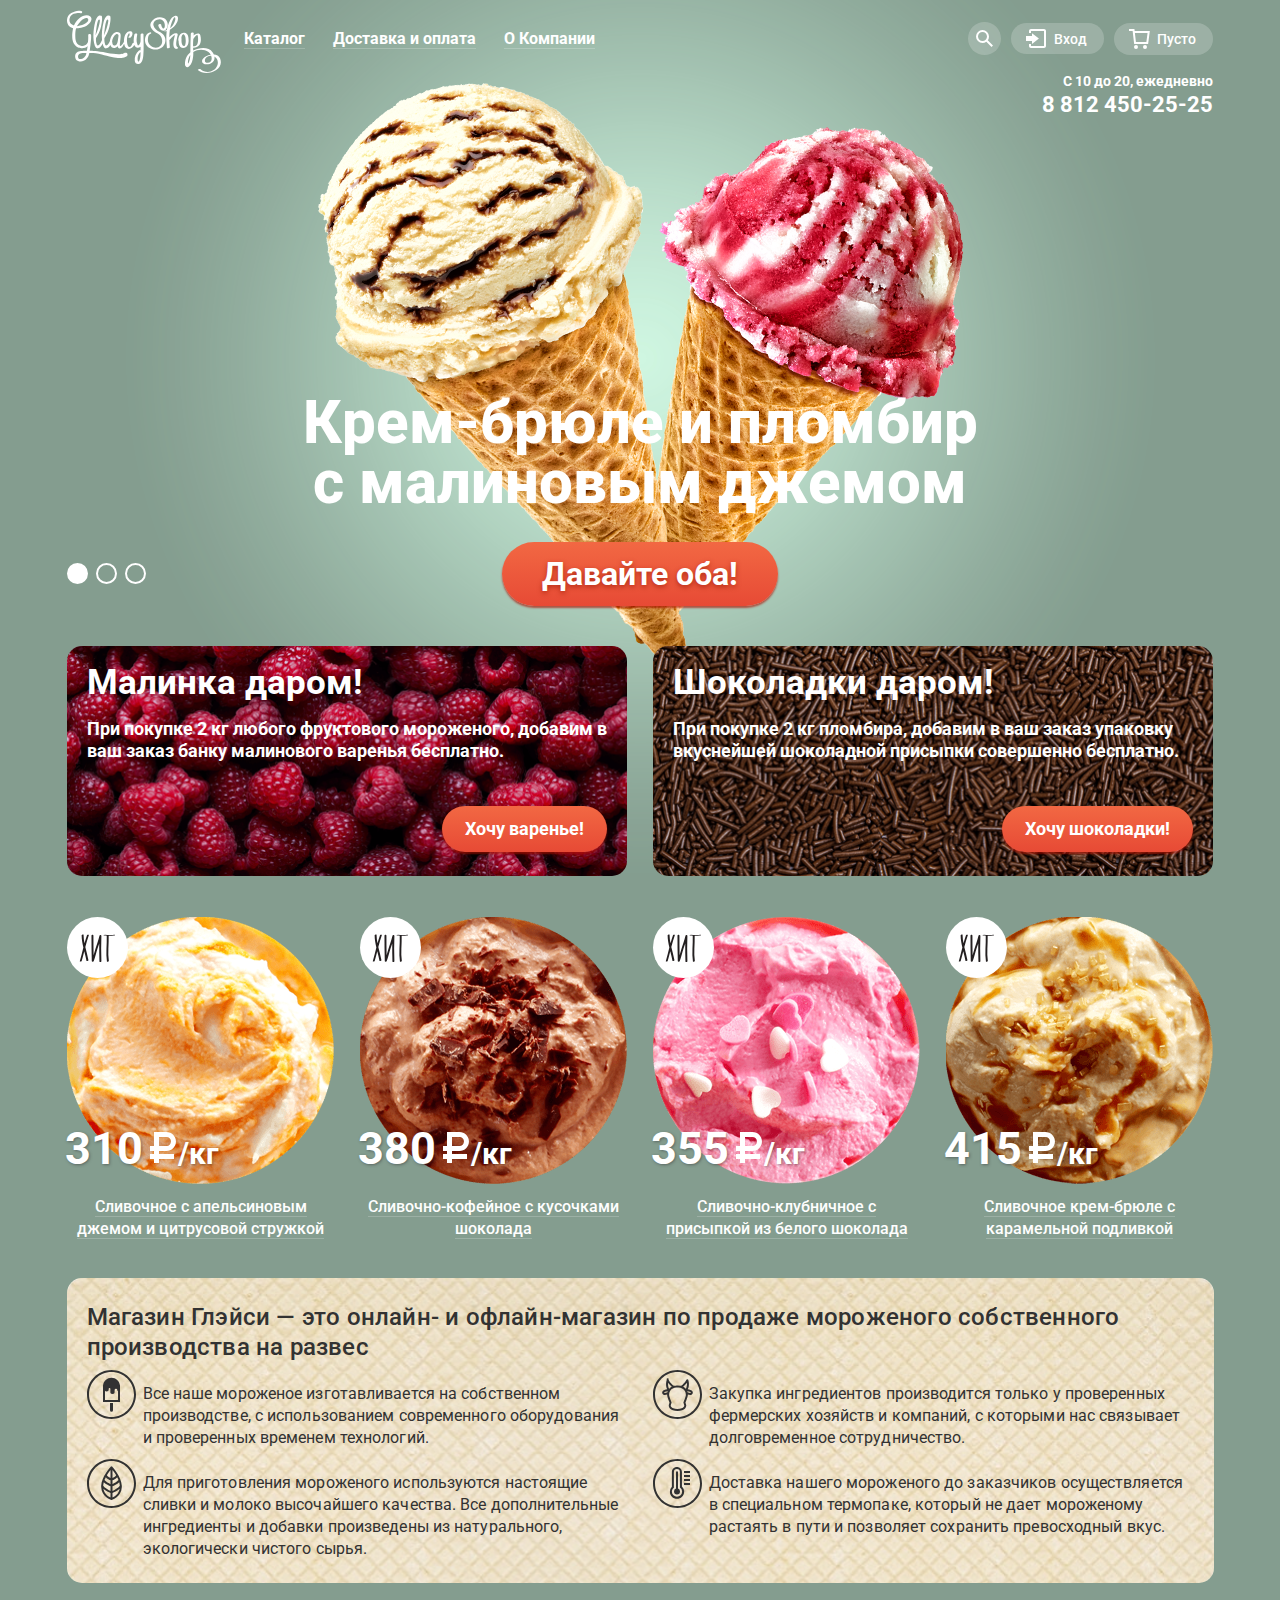
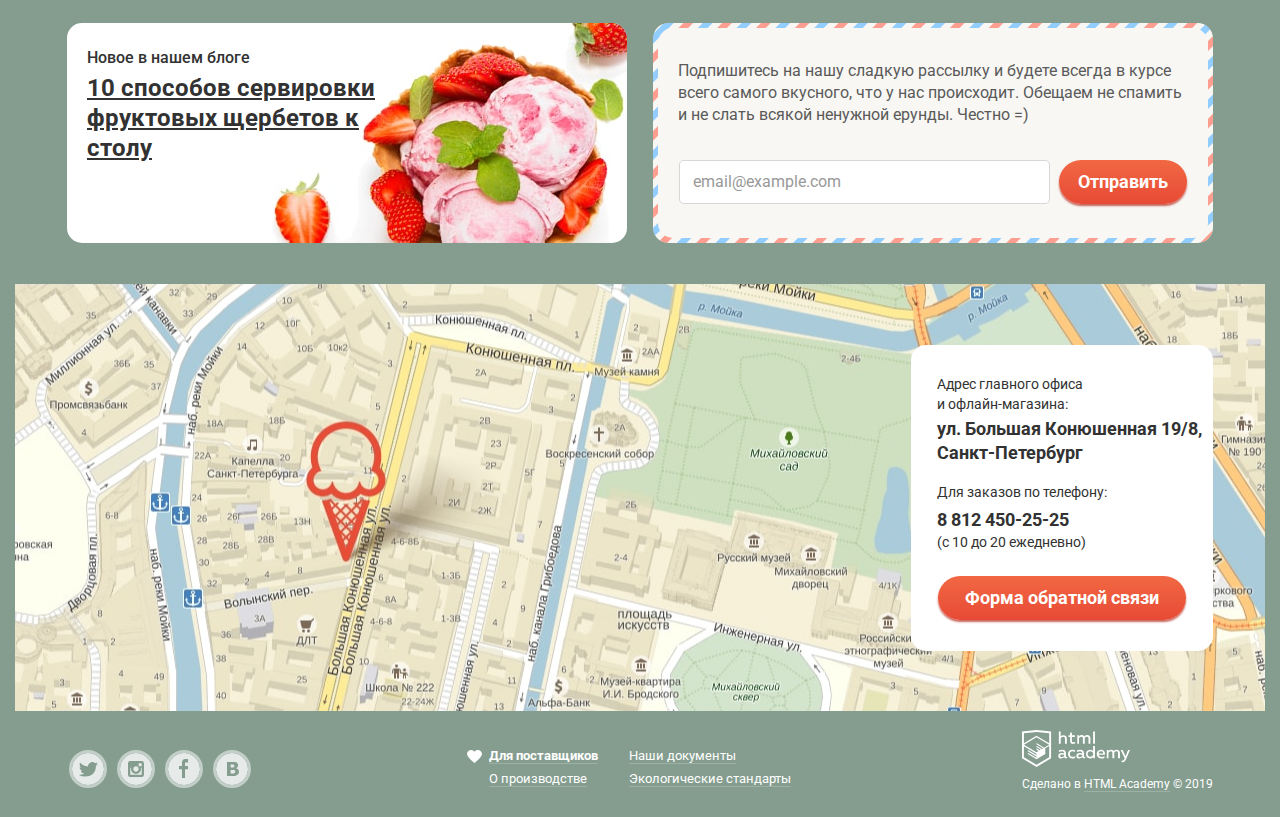
<file: index.html>
<!DOCTYPE html>
<html lang="ru">
<head>
  <meta charset="utf-8">
  <title>HTML Academy: Глейси</title>
  <link href="https://fonts.googleapis.com/css?family=Roboto:400,500,700&display=swap&subset=cyrillic" rel="stylesheet">
  <link rel="stylesheet" href="css/normalize.css">
  <link rel="stylesheet" href="css/style.min.css">
</head>
<body>
  <div class="overlay visually-hidden"></div>
  <input class="visually-hidden" type="radio" id="product-1" name="toggle" checked>
  <input class="visually-hidden" type="radio" id="product-2" name="toggle">
  <input class="visually-hidden" type="radio" id="product-3" name="toggle">
  <div class="background-color-wrapper">
    <header class="header content-center">
      <nav class="navigation content-center">
        <div class="navigation-links-left">
          <a class="logo-link">
            <img src="img/svg/logo.svg" alt="Логотип магазина мороженого Глейси" class="logo" width="154" height="64">
          </a>
          <ul class="navigation-links">
            <li class="catalog-link">
              <a href="#" class="outer-navigation-link catalog-link-inner">Каталог</a>
              <ul class="dropdown-navigation">
                <li class="dropdown-navigation-link link-news"><a href="#">Новинки</a></li>
                <li class="dropdown-navigation-link"><a href="catalog.html">Сливочное</a></li>
                <li class="dropdown-navigation-link"><a href="#">Щербеты</a></li>
                <li class="dropdown-navigation-link"><a href="#">Фруктовый лед</a></li>
                <li class="dropdown-navigation-link"><a href="#">Мелорин</a></li>
              </ul>
            </li>
            <li>
              <a href="#" class="outer-navigation-link">Доставка и оплата</a>
            </li>
            <li>
              <a href="#" class="outer-navigation-link">О Компании</a>
            </li>
          </ul>
        </div>
        <div class="navigation-btns-right">
          <ul class="btns-right-list">
            <li class="navigation-btn-search">
              <a href="#" class="btn-search" aria-label="Поиск по сайту">
                <svg xmlns="http://www.w3.org/2000/svg" xmlns:xlink="http://www.w3.org/1999/xlink" width="17" height="17" viewBox="0 0 17 17"><path fill="#fff" d="M16.958 15.527L11.75 10.32A6.455 6.455 0 0 0 13 6.5 6.5 6.5 0 1 0 6.5 13a6.465 6.465 0 0 0 3.839-1.263l5.205 5.204 1.414-1.414zM6.5 11C4.019 11 2 8.981 2 6.5S4.019 2 6.5 2 11 4.019 11 6.5 8.981 11 6.5 11z"/></svg>
              </a>
              <!--  Форма поиска по сайту  -->
              <form action="#" method="get" class="search-form">
                <label class="visually-hidden" for="search">Форма поиска</label>
                <input class="input" type="search" name="search-input" id="search" placeholder="Крем-брюле">
              </form>
            </li>
            <li class="navigation-btn-login">
              <a href="#" class="btn-login">
                <svg xmlns="http://www.w3.org/2000/svg" xmlns:xlink="http://www.w3.org/1999/xlink" width="21" height="19" viewBox="0 0 21 19"><g fill="#000"><path d="M6 14.875L12.917 9.5 6 4.125v2.917H-.042v4.917H6z"/><path d="M18 0H5C3.9 0 3 .9 3 2v2h2V2h13v15H5v-2H3v2c0 1.1.9 2 2 2h13c1.1 0 2-.9 2-2V2c0-1.1-.9-2-2-2z"/></g></svg>
                Вход
              </a>
              <!--  Форма входа на сайт  -->
              <form action="#" method="post" class="login-form">
                <label class="visually-hidden" for="login">Логин</label>
                <input class="input" type="email" name="login-input" id="login" placeholder="email@example.com">
                <label class="visually-hidden" for="password">Пароль</label>
                <input class="input" type="password" name="password-input" id="password" placeholder="••••••••">
                <button type="submit" name="button" class="login-btn orange-btn">Войти</button>
                <ul class="login-help-links">
                  <li><a href="#" class="login-link-underline">Забыли пароль?</a></li>
                  <li><a href="#" class="login-link-underline">Новая регистрация</a></li>
                </ul>
              </form>
            </li>
            <li class="navigation-btn-basket">
              <a href="#" class="btn-basket" aria-label="Корзина">
                <svg class="basket-icon-empty" xmlns="http://www.w3.org/2000/svg" width="21" height="20" viewBox="0 0 21 20"><g fill="#FFF"><path d="M5.657 2.031L5.422 0H0v2h3.64l1.5 13h13.988l1.699-12.969H5.657zM17.372 13H6.922L5.888 4.031h12.66L17.372 13z"/><circle cx="6.984" cy="18" r="2"/><circle cx="15.984" cy="18" r="2"/></g></svg>
                <span class="basket-empty">Пусто</span>
              </a>
            </li>
          </ul>
        </div>
      </nav>
      <address class="contact-information">
        <span class="work-time">С 10 до 20, ежедневно</span>
        <a href="tel:88124502525">8 812 450-25-25</a>
      </address>
    </header>
    <main>
      <section class="slider-wrapper content-center">
        <h1 class="visually-hidden">Магазин мороженого Глейси</h1>
        <div class="slider">
          <div class="slider-controls">
           <label class="slider-control" for="product-1">Первый</label>
           <label class="slider-control" for="product-2">Второй</label>
           <label class="slider-control" for="product-3">Третий</label>
         </div>
           <ul class="slider-list">
             <li class="slider-item slide" id="slide1">
               <h3 class="icecream-slide-title">
                 Крем-брюле и пломбир с малиновым джемом
               </h3>
               <a class="orange-btn btn-buy" href="#">Давайте оба!</a>
             </li>
             <li class="slider-item slide" id="slide2">
               <h3 class="icecream-slide-title">
                 Шоколадный пломбир и лимонный сорбет
               </h3>
               <a class="orange-btn btn-buy" href="#">Давайте оба!</a>
             </li>
             <li class="slider-item slide" id="slide3">
               <h3 class="icecream-slide-title">
                 Пломбир с помадкой и клубничный щербет
               </h3>
               <a class="orange-btn btn-buy" href="#">Давайте оба!</a>
             </li>
           </ul>
         </div>
      </section>
      <section class="actions content-center">
        <div class="left-action action">
          <h2>Малинка даром!</h2>
          <p>При покупке 2 кг любого фруктового мороженого,
            добавим в ваш заказ банку малинового варенья бесплатно.
          </p>
          <a href="#" class="action-btn orange-btn">Хочу варенье!</a>
        </div>
        <div class="right-action action">
          <h2>Шоколадки даром!</h2>
          <p>При покупке 2 кг пломбира, добавим в ваш заказ упаковку вкуснейшей
            шоколадной присыпки совершенно бесплатно.</p>
          <a href="#" class="action-btn orange-btn">Хочу шоколадки!</a>
        </div>
      </section>
      <section class="hits">
        <ul class="icecream-list">
          <li class="icecream-item hit-item">
            <img class="icecream-img" src="img/icecream/ic_orange.png" alt="Сливочное с апельсиновым джемом" width="267" height="267">
            <p class="price-big">310<span class="weight-small">/кг</span></p>
            <h3 class="icecream-list-title">
              <a href="#" class="link-underline icecream-title">Сливочное с апельсиновым джемом и цитрусовой стружкой</a>
            </h3>
            <div class="icecream-background">
              <a href="#" class="fast-look-btn orange-btn">Быстрый просмотр</a>
            </div>
          </li>
          <li class="icecream-item hit-item">
            <img class="icecream-img" src="img/icecream/ic_coffee.png" alt="Сливочно-кофейное" width="267" height="267">
            <p class="price-big">380<span class="weight-small">/кг</span></p>
            <h3 class="icecream-list-title">
              <a href="#" class="link-underline">Сливочно-кофейное с кусочками шоколада</a>
            </h3>
            <div class="icecream-background">
              <a href="#" class="fast-look-btn orange-btn">Быстрый просмотр</a>
            </div>
          </li>
          <li class="icecream-item hit-item">
            <img class="icecream-img" src="img/icecream/ic_strawberry.png" alt="Сливочно-клубничное" width="267" height="267">
            <p class="price-big">355<span class="weight-small">/кг</span></p>
            <h3 class="icecream-list-title">
              <a href="#" class="link-underline">Сливочно-клубничное с присыпкой из белого шоколада</a>
            </h3>
            <div class="icecream-background">
              <a href="#" class="fast-look-btn orange-btn">Быстрый просмотр</a>
            </div>
          </li>
          <li class="icecream-item hit-item">
            <img class="icecream-img" src="img/icecream/ic_caramel.png" alt="Сливочное крем-брюле" width="267" height="267">
            <p class="price-big">415<span class="weight-small">/кг</span></p>
            <h3 class="icecream-list-title">
              <a href="#" class="link-underline">Сливочное крем-брюле с карамельной подливкой</a>
            </h3>
            <div class="icecream-background">
              <a href="#" class="fast-look-btn orange-btn">Быстрый просмотр</a>
            </div>
          </li>
        </ul>
      </section>
      <section class="advantages content-center">
        <h2>Магазин Глэйси — это онлайн- и офлайн-магазин по
          продаже мороженого собственного производства на развес</h2>
        <ul class="advantages-list">
          <li class="advantage-icecream">Все наше мороженое изготавливается на собственном производстве, с использованием
            современного оборудования и проверенных временем технологий.</li>
          <li class="advantage-nature">Для приготовления мороженого используются настоящие сливки и молоко высочайшего качества.
            Все дополнительные ингредиенты и добавки произведены из натурального, экологически чистого сырья. </li>
          <li class="advantage-farm">Закупка ингредиентов производится только у проверенных фермерских хозяйств и компаний,
            с которыми нас связывает долговременное сотрудничество.</li>
          <li class="advantage-temperature">Доставка нашего мороженого до заказчиков осуществляется в специальном термопаке,
            который не дает мороженому растаять в пути и позволяет сохранить превосходный вкус.</li>
        </ul>
      </section>
      <div class="article-and-subscription content-center">
        <article class="article-new">
          <h2>Новое в нашем блоге</h2>
          <a href="#">10 способов сервировки фруктовых щербетов к столу</a>
        </article>
        <div class="subscription">
          <div class="subscription-wrapper">
            <p class="subscription-title">Подпишитесь на нашу сладкую рассылку и будете всегда в курсе всего самого вкусного, что у нас происходит.
              Обещаем не спамить и не слать всякой ненужной ерунды. Честно =) </p>
            <form action="#" method="post" class="subscription-form">
              <p class="subscription-input-wrapper">
                <label class="visually-hidden" for="email">Электронная почта</label>
                <input class="input" type="email" name="email-input input" id="email" placeholder="email@example.com">
                <button name="button" type="submit" class="subscription-btn orange-btn">Отправить</button>
              </p>
            </form>
          </div>
        </div>
      </div>
      <section class="map">
        <h2 class="visually-hidden">Как до нас добраться</h2>
        <div class="interactive-map" id="map">
        <div class="map-information-container content-center">
          <div class="map-information-wrapper">
            <address class="map-information">
              <span class="information-small information information-adress-title">Адрес главного офиса и офлайн-магазина:</span>
              <span class="information-bold information information-adress">ул. Большая Конюшенная 19/8, Санкт-Петербург</span>
              <span class="information-small information information-tel-title">Для заказов по телефону:</span>
              <a href="tel:88124502525" class="information-bold information information-tel">8 812 450-25-25</a>
              <span class="information-small information information-time">(с 10 до 20 ежедневно)</span>
            </address>
            <a href="#" class="information-btn orange-btn">Форма обратной связи</a>
          </div>
        </div>
        </div>
      </section>
    </main>
    <footer class="content-center footer main-footer">
    <ul class="social-links">
      <li class="social-link-item">
        <a href="#" class="social-item" aria-label="Глейси в Твиттер">
        <svg xmlns="http://www.w3.org/2000/svg" width="32" height="32" viewBox="0 0 32 32"><path fill="#FFF" d="M16 0C7.164 0 0 7.164 0 16c0 8.837 7.164 16 16 16 8.837 0 16-7.163 16-16 0-8.836-7.163-16-16-16zm7.944 12.809c-.251 6.516-3.463 10.832-10.992 10.702h-.486c-.447 0-4.543-.443-5.344-1.823 2.479.19 4.247-.406 5.12-1.136-1.048-.289-2.923-.461-3.251-2.848.384.104.618.221 1.299.113-1.307-.824-2.758-1.519-2.679-3.643.311.317 1.164.518 1.46.457-.768-.233-2.149-3.244-.974-4.781 1.984 1.79 4.075 3.482 7.804 3.643.227-2.214 1.24-3.699 3.168-4.325 1.84-.479 3.255.26 3.901 1.138.737-.224 1.453-.466 2.193-.685-.004.833-.569 1.463-.935 1.709.747.165 1.423-.475 1.423-.475-.184.963-1.094 1.725-1.707 1.954z"/></svg>
        </a>
      </li>
      <li class="social-link-item">
        <a href="#" aria-label="Глейси в Инстаграм">
        <svg xmlns="http://www.w3.org/2000/svg" width="32" height="32" viewBox="0 0 32 32"><g fill="#FFF"><path d="M20.916 16a4.938 4.938 0 1 1-9.877 0c0-.394.051-.773.138-1.14h-.897v6.838h11.396V14.86h-.897c.086.367.137.746.137 1.14z"/><path d="M15.978 18.659c1.466 0 2.659-1.193 2.659-2.659s-1.193-2.659-2.659-2.659c-1.466 0-2.659 1.193-2.659 2.659s1.192 2.659 2.659 2.659zM18.637 10.302h3.039v3.039h-3.039z"/><path d="M16 0C7.164 0 0 7.164 0 16c0 8.837 7.164 16 16 16 8.837 0 16-7.163 16-16 0-8.836-7.163-16-16-16zm7.955 21.698a2.285 2.285 0 0 1-2.279 2.279H10.279A2.285 2.285 0 0 1 8 21.698V10.302a2.286 2.286 0 0 1 2.279-2.279h11.396a2.286 2.286 0 0 1 2.279 2.279v11.396z"/></g></svg>
        </a>
      </li>
      <li class="social-link-item">
        <a href="#" aria-label="Глейси в Фейсбук">
        <svg xmlns="http://www.w3.org/2000/svg" width="32" height="32" viewBox="0 0 32 32"><path fill="#FFF" d="M16 0C7.164 0 0 7.163 0 16s7.164 16 16 16c8.837 0 16-7.164 16-16S24.837 0 16 0zm4.062 9.455h-3.021v3.444h3.021v3.445h-3.021v8.61H14.02v-8.61H11v-3.445h3.021V9.455c0-1.902 1.353-3.445 3.021-3.445h3.021v3.445z"/></svg>
        </a>
      </li>
      <li class="social-link-item">
        <a href="#" aria-label="Глейси во Вконтакте">
        <svg xmlns="http://www.w3.org/2000/svg" width="32" height="32" viewBox="0 0 32 32"><g fill="#FFF"><path d="M16.637 14.495c.402-.019.719-.082.951-.188.326-.145.54-.33.641-.559.101-.229.15-.496.15-.797 0-.232-.058-.465-.174-.697-.116-.232-.322-.405-.617-.517-.264-.1-.592-.155-.984-.165a76.242 76.242 0 0 0-1.652-.014h-.339v2.965h.565c.571 0 1.057-.009 1.459-.028zM18.118 17.084c-.282-.081-.672-.125-1.166-.132a127.97 127.97 0 0 0-1.55-.009h-.79v3.493h.264c1.014 0 1.74-.003 2.18-.009a3.2 3.2 0 0 0 1.212-.245c.377-.157.633-.364.774-.625s.214-.562.214-.9c0-.446-.088-.788-.261-1.03-.17-.241-.464-.423-.877-.543z"/><path d="M16 0C7.164 0 0 7.164 0 16c0 8.837 7.164 16 16 16 8.837 0 16-7.163 16-16 0-8.836-7.163-16-16-16zm6.602 20.531a3.73 3.73 0 0 1-1.124 1.327c-.552.415-1.161.71-1.823.886s-1.501.264-2.519.264h-6.121V8.987h5.443c1.13 0 1.957.038 2.48.113a5.126 5.126 0 0 1 1.561.5c.533.27.929.632 1.189 1.087.26.455.392.975.392 1.558 0 .678-.179 1.278-.536 1.795-.358.518-.863.92-1.517 1.208v.075c.917.182 1.642.559 2.179 1.13.537.571.807 1.325.807 2.261 0 .678-.138 1.283-.411 1.817z"/></g></svg>
        </a>
      </li>
    </ul>
    <div class="important-links">
      <ul class="important-links-left">
        <li class="heart">
          <a href="#" class="link-bold link-underline">Для поставщиков</a>
        </li>
        <li>
          <a href="#" class="link-underline">О производстве</a>
        </li>
      </ul>
      <ul class="important-links-right">
        <li>
          <a href="#" class="link-underline">Наши документы</a>
        </li>
        <li>
          <a href="#" class="link-underline">Экологические стандарты</a>
        </li>
      </ul>
    </div>
    <p class="copiright">
      <a href="https://htmlacademy.ru/intensive/htmlcss" aria-label="Интенсив HTML и CSS, уровень 1">
        <svg class="htmlacademy-logo" id="Layer_1" data-name="Layer 1" width="108" height="39" xmlns="http://www.w3.org/2000/svg" viewBox="0 0 108.08 36.85"><title>logo-htmlacademy-small1</title><path d="M44.61,26.88a2,2,0,0,0,.55-0.1v1.33a3.25,3.25,0,0,1-1.18.21,1.67,1.67,0,0,1-1.67-1,4.84,4.84,0,0,1-3.14,1.08c-1.51,0-2.91-.83-2.91-2.55,0-2.13,2-2.79,3.71-2.79a11.08,11.08,0,0,1,2.17.25v-0.3c0-1-.76-1.77-2.19-1.77a7.42,7.42,0,0,0-3,.64v-1.7a10.21,10.21,0,0,1,3.19-.55c2.36,0,3.81,1.12,3.81,3.65v3a0.54,0.54,0,0,0,.49.59h0.17Zm-6.44-1.13A1.35,1.35,0,0,0,39.63,27h0.11a3.39,3.39,0,0,0,2.41-1V24.58a9.72,9.72,0,0,0-1.81-.21c-1,0-2.16.33-2.16,1.38h0Zm12.36-6.11a5,5,0,0,1,2.57.64V22a4.08,4.08,0,0,0-2.3-.7,2.75,2.75,0,1,0,0,5.49,5,5,0,0,0,2.43-.64v1.71a6.27,6.27,0,0,1-2.76.57A4.21,4.21,0,0,1,46,24.51q0-.21,0-0.41a4.32,4.32,0,0,1,4.18-4.46h0.38Zm12.17,7.24a2,2,0,0,0,.55-0.1v1.33a3.25,3.25,0,0,1-1.18.21,1.67,1.67,0,0,1-1.67-1,4.84,4.84,0,0,1-3.14,1.08c-1.51,0-2.91-.83-2.91-2.55,0-2.13,2-2.79,3.71-2.79a11.08,11.08,0,0,1,2.17.25v-0.3c0-1-.76-1.77-2.19-1.77a7.42,7.42,0,0,0-3,.64v-1.7a10.21,10.21,0,0,1,3.19-.55c2.36,0,3.81,1.12,3.81,3.65v3a0.54,0.54,0,0,0,.49.59h0.17Zm-6.44-1.13A1.35,1.35,0,0,0,57.73,27h0.11a3.39,3.39,0,0,0,2.41-1V24.58a9.72,9.72,0,0,0-1.81-.21c-1.06,0-2.16.33-2.16,1.38h0ZM73,16V28.2H71.35V26.88a3.88,3.88,0,0,1-3.19,1.54,4.4,4.4,0,0,1,0-8.78,3.81,3.81,0,0,1,3,1.3V16H73Zm-4.53,5.22a2.76,2.76,0,1,0,0,5.52A2.86,2.86,0,0,0,71.15,25V23A2.91,2.91,0,0,0,68.49,21.27ZM79,19.64c3.31,0,4.46,2.68,3.92,5.09H76.7c0.21,1.5,1.67,2.11,3.19,2.11a6.11,6.11,0,0,0,2.64-.59v1.6a7.14,7.14,0,0,1-3,.57C77,28.42,74.78,27,74.78,24a4.18,4.18,0,0,1,4-4.39H79Zm0.09,1.54a2.28,2.28,0,0,0-2.44,2.1v0.06H81.3A2,2,0,0,0,79.13,21.18Zm5.73,7V19.87h1.65v1a3.81,3.81,0,0,1,2.78-1.27A2.86,2.86,0,0,1,91.89,21a4.12,4.12,0,0,1,2.91-1.33A3.06,3.06,0,0,1,98,23V28.2h-1.9V23.05a1.59,1.59,0,0,0-1.42-1.75H94.42a2.8,2.8,0,0,0-2.07,1.12V28.2h-1.9V23.05A1.59,1.59,0,0,0,89,21.31H88.8a3,3,0,0,0-2.21,1.29v5.63H84.86Zm21.31-8.33h1.9l-3.91,9.46c-0.9,2.17-2.09,2.86-3.35,2.86a4.76,4.76,0,0,1-1.1-.14V30.46a2.86,2.86,0,0,0,.85.12c0.9,0,1.58-.64,2.07-1.9l0.17-.42-4-8.4h2l2.86,6.29ZM38.73,1.46V6.22a3.81,3.81,0,0,1,2.7-1.14,3.25,3.25,0,0,1,3.44,3.4v5.15H43V8.72a1.81,1.81,0,0,0-1.61-2h-0.3a2.93,2.93,0,0,0-2.32,1.39v5.52h-1.9V1.46h1.9ZM49.94,2.31v3h3V6.91h-3v3.81c0,1.1.5,1.46,1.58,1.46a4.49,4.49,0,0,0,1.69-.33v1.6A6.8,6.8,0,0,1,51,13.8a2.55,2.55,0,0,1-2.86-2.74V6.89H46.58V5.26h1.5V2.74Zm5.4,11.31V5.28H57v1A3.81,3.81,0,0,1,59.77,5a2.86,2.86,0,0,1,2.6,1.33A4.12,4.12,0,0,1,65.28,5,3.06,3.06,0,0,1,68.44,8.4v5.21h-1.9V8.46a1.59,1.59,0,0,0-1.42-1.75H64.89a2.8,2.8,0,0,0-2.07,1.12v5.78h-1.9V8.46A1.59,1.59,0,0,0,59.5,6.71H59.27A3,3,0,0,0,57.06,8v5.63H55.34ZM71.17,1.45H73V13.6H71.17V1.45ZM14.71,0H14.55L0,1.54V28.21l14.55,8.66,14.55-8.66V1.54Zm12.5,27.1L14.55,34.64,1.9,27.12V16.18l12.59,7.5V25L5.86,19.9v1.31l8.68,5.21v1.39L5.87,22.65V24l8.68,5.21,8.75-5.24V18.31L27.2,16V27.12Zm0-12.53-3.48,2-1.6,1L14.51,13v1.31L21,18.23H21l-0.14.09-1,.54-5.37-3.2V17l4.24,2.52-1,.67-3.2-1.9v1.31l2.1,1.24L14.5,22.1,2,14.65,14.51,7.11Zm0-1.32L14.49,5.76,1.91,13.25v-10L14.56,1.92,27.21,3.25v10h0Z" transform="translate(0 -0.02)" fill="#fff"/></svg>
      </a>
      <b class="copiright-text">Сделано в <a href="https://htmlacademy.ru/intensive/htmlcss" class="link-underline">HTML Academy</a> © 2019</b>
    </p>
  </footer>
    <form action="#" method="post" class="feedback-form visually-hidden">
    <b class="feedback-title">Мы обязательно вам ответим!</b>
    <button type="button" name="button" class="close-btn feedback-close-btn">
      <svg xmlns="http://www.w3.org/2000/svg" width="18" height="17" viewBox="0 0 18 17"><path fill="#231F20" d="M17.454 1.46L16.04.046 9 7.086 1.96.046.546 1.46l7.04 7.04-7.04 7.04 1.414 1.414L9 9.914l7.04 7.04 1.414-1.414-7.04-7.04z"/></svg>
    </button>
    <p class="feedback-name">
      <label for="name-last-name" class="visually-hidden">Имя и Фамилия</label>
      <input type="text" name="name-last-name-input" id="name-last-name" placeholder="Имя Фамилия">
    </p>
    <p class="feedback-email">
      <label for="email-comment" class="visually-hidden">Электронная почта</label>
      <input type="email" name="email-comment-input" id="email-comment" placeholder="email@example.com">
    </p>
    <p class="feedback-comment">
      <label class="visually-hidden" for="comment">Ваш отзыв</label>
      <textarea name="comment-input" id="comment" placeholder="В свободной форме"></textarea>
    </p>
    <button type="submit" name="button" class="feedback-btn orange-btn">Отправить</button>
  </form>
</div>
  <script src="https://api-maps.yandex.ru/2.1/?lang=ru_RU&amp;apikey=%3cceb09942-1d20-47e7-a43f-2948b70b9d3d%3e"></script>
  <script src="js/script.min.js"></script>
</body>

</html>
</file>
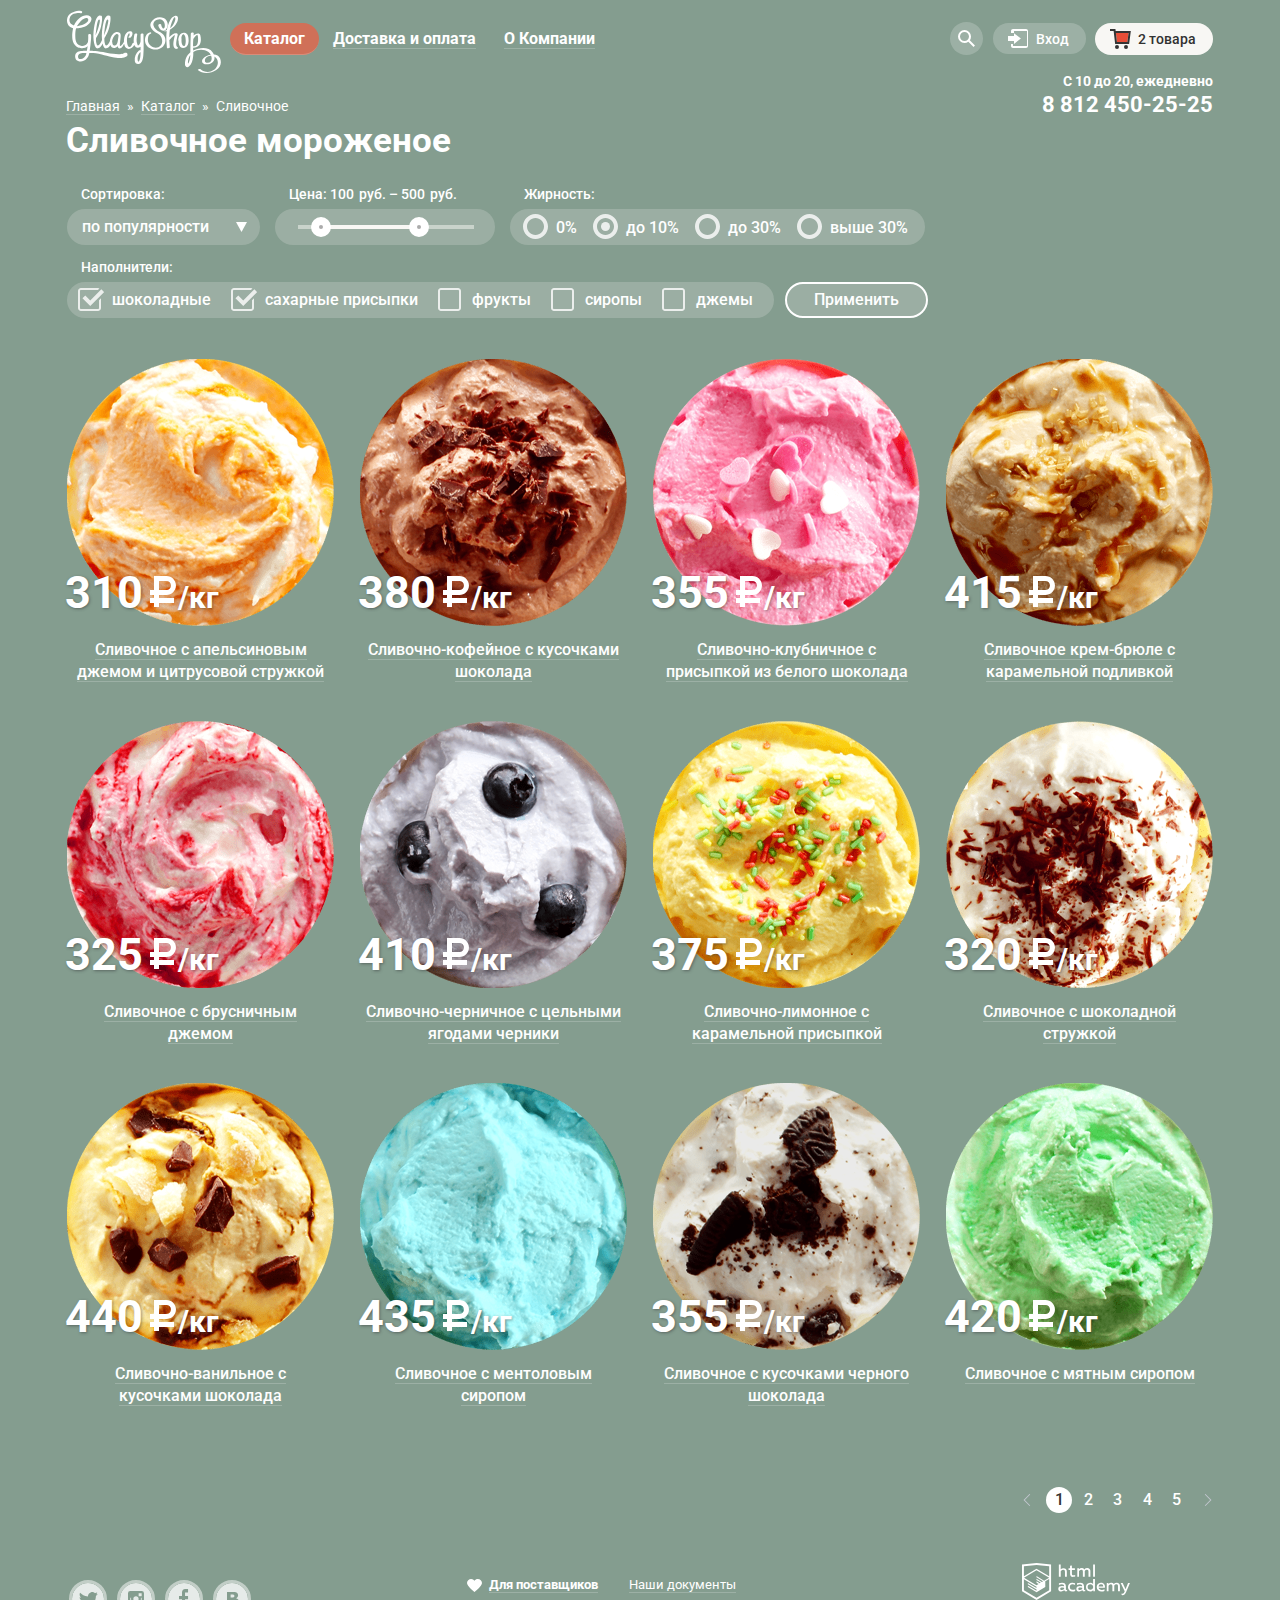
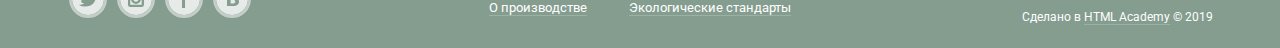
<file: catalog.html>
<!DOCTYPE html>
<html lang="ru">
  <head>
    <meta charset="utf-8">
    <title>HTML Academy: Глейси</title>
    <link href="https://fonts.googleapis.com/css?family=Roboto:400,500,700&display=swap&subset=cyrillic" rel="stylesheet">
    <link rel="stylesheet" href="css/normalize.css">
    <link rel="stylesheet" href="css/style.min.css">
  </head>
  <body class="inner-body">
    <header class="header content-center">
      <nav class="navigation content-center">
        <div class="navigation-links-left">
          <a class="logo-link" href="index.html">
            <img src="img/svg/logo.svg" alt="Логотип магазина мороженого Глейси" class="logo" width="154" height="64">
          </a>
          <ul class="navigation-links">
            <li class="catalog-link">
              <a href="#" class="outer-navigation-link catalog-link-inner on-page-link">Каталог</a>
              <ul class="dropdown-navigation">
                <li class="dropdown-navigation-link link-news"><a href="#">Новинки</a></li>
                <li class="dropdown-navigation-link link-current"><a href="catalog.html">Сливочное</a></li>
                <li class="dropdown-navigation-link"><a href="#">Щербеты</a></li>
                <li class="dropdown-navigation-link"><a href="#">Фруктовый лед</a></li>
                <li class="dropdown-navigation-link"><a href="#">Мелорин</a></li>
              </ul>
            </li>
            <li>
              <a href="#" class="outer-navigation-link">Доставка и оплата</a>
            </li>
            <li>
              <a href="#" class="outer-navigation-link">О Компании</a>
            </li>
          </ul>
        </div>
        <div class="navigation-btns-right">
          <ul class="btns-right-list inner-right-list">
            <li class="navigation-btn-search">
              <a href="#" class="btn-search" aria-label="Поиск по сайту">
                <svg xmlns="http://www.w3.org/2000/svg" xmlns:xlink="http://www.w3.org/1999/xlink" width="17" height="17" viewBox="0 0 17 17"><path fill="#fff" d="M16.958 15.527L11.75 10.32A6.455 6.455 0 0 0 13 6.5 6.5 6.5 0 1 0 6.5 13a6.465 6.465 0 0 0 3.839-1.263l5.205 5.204 1.414-1.414zM6.5 11C4.019 11 2 8.981 2 6.5S4.019 2 6.5 2 11 4.019 11 6.5 8.981 11 6.5 11z"/></svg>
              </a>
              <!--  Форма поиска по сайту  -->
              <form action="#" method="get" class="search-form">
                <label class="visually-hidden" for="search">Форма поиска</label>
                <input class="input" type="search" name="search-input" id="search" placeholder="Крем-брюле">
              </form>
            </li>
            <li class="navigation-btn-login">
              <a href="#" class="btn-login">
                <svg xmlns="http://www.w3.org/2000/svg" xmlns:xlink="http://www.w3.org/1999/xlink" width="21" height="19" viewBox="0 0 21 19"><g fill="#000"><path d="M6 14.875L12.917 9.5 6 4.125v2.917H-.042v4.917H6z"/><path d="M18 0H5C3.9 0 3 .9 3 2v2h3V2h13v15H5v-2H3v2c0 1.1.9 2 2 2h13c1.1 0 2-.9 2-2V2c0-1.1-.9-2-2-2z"/></g></svg>
                Вход
              </a>
              <!--  Форма входа на сайт  -->
              <form action="#" method="post" class="login-form">
                <label class="visually-hidden" for="login">Логин</label>
                <input class="input" type="email" name="login-input" id="login" placeholder="email@example.com">
                <label class="visually-hidden" for="password">Пароль</label>
                <input class="input" type="password" name="password-input" id="password" placeholder="••••••••">
                <button type="submit" name="button" class="login-btn orange-btn">Войти</button>
                <ul class="login-help-links">
                  <li><a href="#" class="login-link-underline">Забыли пароль?</a></li>
                  <li><a href="#" class="login-link-underline">Новая регистрация</a></li>
                </ul>
              </form>
            </li>
            <li class="navigation-btn-basket">
              <a href="#" class="btn-basket" aria-label="Корзина">
                <svg class="basket-icon-sum" xmlns="http://www.w3.org/2000/svg" width="21" height="20" viewBox="0 0 21 20"><path fill="#E84D37" d="M5.888 4.031L6.922 13h10.45l1.176-8.969z"/><circle fill="#343434" cx="6.984" cy="18" r="2"/><circle fill="#343434" cx="15.984" cy="18" r="2"/><path fill="#343434" d="M5.657 2.031L5.422 0H0v2h3.64l1.5 13h13.988l1.699-12.969H5.657zM17.372 13H6.922L5.888 4.031h12.66L17.372 13z"/></svg>
                <span class="basket-sum">2 товара</span>
              </a>
              <div class="basket-list">
                <table class="basket-list-table">
                  <tr class="table-string">
                    <td class="table-close-btn-sting">
                      <button type="button" name="button" class="table-close-btn" aria-label="Удалить товар из корзины">
                        <svg xmlns="http://www.w3.org/2000/svg" width="11" height="11" viewBox="0 0 11 11"><path fill="#231F20" d="M10.979.728l-.708-.707L5.5 4.792.729.021.021.728 4.793 5.5.021 10.271l.707.708L5.5 6.207l4.771 4.772.708-.708L6.207 5.5z"/></svg>
                      </button>
                    </td>
                    <td class="icecream-mini-string">
                      <img src="img/icecream/ic_orange.png" class="icecream-mini" alt="Сливочное с апельсиновым джемом" width="33" height="33">
                    </td>
                    <td class="item-title">
                      Пломбир с апельсиновым джемом
                    </td>
                    <td class="item-price">
                      1,5 кг х <span class="small-price">200 руб.</span>
                    </td>
                    <td class="total-price">
                      300 руб.
                    </td>
                  </tr>
                  <tr class="table-string">
                    <td class="table-close-btn-sting">
                      <button type="button" name="button" class="table-close-btn" aria-label="Удалить товар из корзины">
                        <svg xmlns="http://www.w3.org/2000/svg" width="11" height="11" viewBox="0 0 11 11"><path fill="#231F20" d="M10.979.728l-.708-.707L5.5 4.792.729.021.021.728 4.793 5.5.021 10.271l.707.708L5.5 6.207l4.771 4.772.708-.708L6.207 5.5z"/></svg>
                      </button>
                    </td>
                    <td class="icecream-mini-string">
                      <img src="img/icecream/ic_strawberry.png" class="icecream-mini" alt="Сливочно-клубничное" width="33" height="33">
                    </td>
                    <td class="item-title">
                      Клубничный пломбир с присыпкой из белого шоколада
                    </td>
                    <td class="item-price">
                      1,5 кг х <span class="small-price">300 руб.</span>
                    </td>
                    <td class="total-price">
                      450 руб.
                    </td>
                  </tr>
                </table>
                <p class="total-sum">
                  <b class="total">Итого: 750 руб.</b>
                  <a href="#" class="basket-buy-btn orange-btn">Оформить заказ</a>
                </p>
              </div>
            </li>
          </ul>
        </div>
      </nav>
      <address class="contact-information">
        <span class="work-time">С 10 до 20, ежедневно</span>
        <a href="tel:88124502525">8 812 450-25-25</a>
      </address>
    </header>
    <main>
      <ul class="breadcrumb">
        <li><a href="index.html" class="first-link link-underline">Главная</a></li>
        <li><a class="link-underline" href="#">Каталог</a></li>
        <li><a href="#" class="active-link">Сливочное</a></li>
      </ul>
      <h1 class="main-title">Сливочное мороженое</h1>
      <section class="filter content-center">
        <h2 class="visually-hidden">Фильтр сливочного мороженого</h2>
        <form action="https://echo.htmlacademy.ru" method="get" class="catalog-filter">
          <div class="form-item filter-sort">
            <label class="form-item-title">Сортировка:</label>
            <select class="form-sort form-interactive">
              <option selected>по популярности</option>
              <option>сначала недорогие</option>
              <option>сначала дорогие</option>
              <option>по жирности</option>
            </select>
            <svg class="sort-icon-down" xmlns="http://www.w3.org/2000/svg" width="11" height="10" viewBox="0 0 11 10">
              <path class="icon-color" fill="#231F20" d="M5.5 10L0 0h11"/>
            </svg>
          </div>
          <div class="form-item price-wrapper">
            <div class="price-controls form-item-title">
              <label class="min-price min-price-wrapper">
                Цена:
                <input type="text" name="min-price" value="100" class="min-price">
                руб.
              </label>
              <label class="max-price-wrapper">
                 –
                 <input type="text" name="max-price" value="500" class="max-price">
                 руб.
             </label>
           </div>
             <div class="range-controls form-interactive">
              <div class="scale">
                <div class="bar"></div>
              </div>
              <div class="range-toggle range-toggle-min"></div>
              <div class="range-toggle range-toggle-max"></div>
            </div>
          </div>
          <fieldset class="form-item fatness-wrapper">
            <legend class="form-item-title">Жирность:</legend>
            <ul class="fatness-list form-interactive">
              <li class="fatness-item">
                <input type="radio" id="0-percent" name="fatness-percent" class="fatness-radio visually-hidden">
                <label for="0-percent">0%</label>
              </li>
              <li class="fatness-item">
                <input type="radio" id="10-percent" name="fatness-percent" class="fatness-radio visually-hidden" checked>
                <label for="10-percent">до 10%</label>
              </li>
              <li class="fatness-item">
                <input type="radio" id="30-percent" name="fatness-percent" class="fatness-radio visually-hidden">
                <label for="30-percent">до 30%</label>
              </li>
              <li class="fatness-item">
                <input type="radio" id="more-30-percent" name="fatness-percent" class="fatness-radio visually-hidden">
                <label for="more-30-percent">выше 30%</label>
              </li>
            </ul>
          </fieldset>
          <fieldset class="form-item">
            <legend class="form-item-title">Наполнители:</legend>
            <ul class="fillers form-interactive">
              <li class="filler-item">
                <input type="checkbox" id="chocolate" name="check-chocolate" class="visually-hidden checkbox-item" checked/>
                <label for="chocolate">шоколадные</label>
              </li>
              <li class="filler-item">
                <input type="checkbox" id="sugar" name="check-sugar" class="visually-hidden checkbox-item" checked/>
                <label for="sugar">сахарные присыпки</label>
              </li>
              <li class="filler-item">
                <input type="checkbox" id="fruits" name="check-fruits" class="visually-hidden checkbox-item"/>
                <label for="fruits">фрукты</label>
              </li>
              <li class="filler-item">
                <input type="checkbox" id="syrups" name="check-syrups" class="visually-hidden checkbox-item"/>
                <label for="syrups">сиропы</label>
              </li>
              <li class="filler-item">
                <input type="checkbox" id="jams" name="check-jams" class="visually-hidden checkbox-item"/>
                <label for="jams">джемы</label>
              </li>
            </ul>
          </fieldset>
          <button type="submit" name="button" class="filter-btn form-interactive">Применить</button>
        </form>
      </section>
      <ul class="icecream-list inner-list">
        <li class="icecream-item">
          <img class="icecream-img" src="img/icecream/ic_orange.png" alt="Сливочное с апельсиновым джемом" width="267" height="267">
          <p class="price-big">310<span class="weight-small">/кг</span></p>
          <h3 class="icecream-list-title">
            <a href="#" class="link-underline icecream-title">Сливочное с апельсиновым джемом и цитрусовой стружкой</a>
          </h3>
          <div class="icecream-background">
            <a href="#" class="fast-look-btn orange-btn">Быстрый просмотр</a>
          </div>
        </li>
        <li class="icecream-item">
          <img class="icecream-img" src="img/icecream/ic_coffee.png" alt="Сливочно-кофейное" width="267" height="267">
          <p class="price-big">380<span class="weight-small">/кг</span></p>
          <h3 class="icecream-list-title">
            <a href="#" class="link-underline icecream-title">Сливочно-кофейное с кусочками шоколада</a>
          </h3>
          <div class="icecream-background">
            <a href="#" class="fast-look-btn orange-btn">Быстрый просмотр</a>
          </div>
        </li>
        <li class="icecream-item">
          <img class="icecream-img" src="img/icecream/ic_strawberry.png" alt="Сливочно-клубничное" width="267" height="267">
          <p class="price-big">355<span class="weight-small">/кг</span></p>
          <h3 class="icecream-list-title">
            <a href="#" class="link-underline icecream-title">Сливочно-клубничное с присыпкой из белого шоколада</a>
          </h3>
          <div class="icecream-background">
            <a href="#" class="fast-look-btn orange-btn">Быстрый просмотр</a>
          </div>
        </li>
        <li class="icecream-item">
          <img class="icecream-img" src="img/icecream/ic_caramel.png" alt="Сливочное крем-брюле" width="267" height="267">
          <p class="price-big">415<span class="weight-small">/кг</span></p>
          <h3 class="icecream-list-title">
            <a href="#" class="link-underline">Сливочное крем-брюле с карамельной подливкой</a>
          </h3>
          <div class="icecream-background">
            <a href="#" class="fast-look-btn orange-btn">Быстрый просмотр</a>
          </div>
        </li>
        <li class="icecream-item">
          <img class="icecream-img" src="img/icecream/ic_cowberry.png" alt="Сливочное с брусничным джемом" width="267" height="267">
          <p class="price-big">325<span class="weight-small">/кг</span></p>
          <h3 class="icecream-list-title">
            <a href="#" class="link-underline">Сливочное с брусничным джемом</a>
          </h3>
          <div class="icecream-background">
            <a href="#" class="fast-look-btn orange-btn">Быстрый просмотр</a>
          </div>
        </li>
        <li class="icecream-item">
          <img class="icecream-img" src="img/icecream/ic_blueberry.png" alt="Сливочно-черничное" width="267" height="267">
          <p class="price-big">410<span class="weight-small">/кг</span></p>
          <h3 class="icecream-list-title">
            <a href="#" class="link-underline">Сливочно-черничное с цельными ягодами черники</a>
          </h3>
          <div class="icecream-background">
            <a href="#" class="fast-look-btn orange-btn">Быстрый просмотр</a>
          </div>
        </li>
        <li class="icecream-item">
          <img class="icecream-img" src="img/icecream/ic_lemon.png" alt="Сливочно-лимонное" width="267" height="267">
          <p class="price-big">375<span class="weight-small">/кг</span></p>
          <h3 class="icecream-list-title">
            <a href="#" class="link-underline">Сливочно-лимонное с карамельной присыпкой</a>
          </h3>
          <div class="icecream-background">
            <a href="#" class="fast-look-btn orange-btn">Быстрый просмотр</a>
          </div>
        </li>
        <li class="icecream-item">
          <img class="icecream-img" src="img/icecream/ic_chocolate_chip.png" alt="Сливочное с шоколадной стружкой" width="267" height="267">
          <p class="price-big">320<span class="weight-small">/кг</span></p>
          <h3 class="icecream-list-title">
            <a href="#" class="link-underline">Сливочное с шоколадной стружкой</a>
          </h3>
          <div class="icecream-background">
            <a href="#" class="fast-look-btn orange-btn">Быстрый просмотр</a>
          </div>
        </li>
        <li class="icecream-item">
          <img class="icecream-img" src="img/icecream/ic_chocolate_vanilla.png" alt="Сливочно-ванильное" width="267" height="267">
          <p class="price-big">440<span class="weight-small">/кг</span></p>
          <h3 class="icecream-list-title">
            <a href="#" class="link-underline">Сливочно-ванильное с кусочками шоколада</a>
          </h3>
          <div class="icecream-background">
            <a href="#" class="fast-look-btn orange-btn">Быстрый просмотр</a>
          </div>
        </li>
        <li class="icecream-item">
          <img class="icecream-img" src="img/icecream/ic_menthol.png" alt="Сливочноe с ментоловым сиропом" width="267" height="267">
          <p class="price-big">435<span class="weight-small">/кг</span></p>
          <h3 class="icecream-list-title">
            <a href="#" class="link-underline">Сливочноe с ментоловым сиропом</a>
          </h3>
          <div class="icecream-background">
            <a href="#" class="fast-look-btn orange-btn">Быстрый просмотр</a>
          </div>
        </li>
        <li class="icecream-item">
          <img class="icecream-img" src="img/icecream/ic_dark_chocolate.png" alt="Сливочное с кусочками черного шоколада" width="267" height="267">
          <p class="price-big">355<span class="weight-small">/кг</span></p>
          <h3 class="icecream-list-title">
            <a href="#" class="link-underline">Сливочное с кусочками черного шоколада</a>
          </h3>
          <div class="icecream-background">
            <a href="#" class="fast-look-btn orange-btn">Быстрый просмотр</a>
          </div>
        </li>
        <li class="icecream-item">
          <img class="icecream-img" src="img/icecream/ic_mint.png" alt="Сливочное с мятным сиропом" width="267" height="267">
          <p class="price-big">420<span class="weight-small">/кг</span></p>
          <h3 class="icecream-list-title">
            <a href="#" class="link-underline">Сливочное с мятным сиропом</a>
            </h3>
            <div class="icecream-background">
              <a href="#" class="fast-look-btn orange-btn">Быстрый просмотр</a>
            </div>
        </li>
      </ul>
      <div class="paginator content-center">
        <ul class="paginator-list">
        <li class="paginator-item paginator-item-current"><a href="#">1</a></li>
        <li class="paginator-item"><a href="#">2</a></li>
        <li class="paginator-item"><a href="#">3</a></li>
        <li class="paginator-item"><a href="#">4</a></li>
        <li class="paginator-item"><a href="#">5</a></li>
      </ul>
    </div>
    </main>
    <footer class="content-center footer">
    <ul class="social-links">
      <li class="social-link-item">
        <a href="#" class="social-item" aria-label="Глейси в Твиттер">
        <svg xmlns="http://www.w3.org/2000/svg" width="32" height="32" viewBox="0 0 32 32"><path fill="#FFF" d="M16 0C7.164 0 0 7.164 0 16c0 8.837 7.164 16 16 16 8.837 0 16-7.163 16-16 0-8.836-7.163-16-16-16zm7.944 12.809c-.251 6.516-3.463 10.832-10.992 10.702h-.486c-.447 0-4.543-.443-5.344-1.823 2.479.19 4.247-.406 5.12-1.136-1.048-.289-2.923-.461-3.251-2.848.384.104.618.221 1.299.113-1.307-.824-2.758-1.519-2.679-3.643.311.317 1.164.518 1.46.457-.768-.233-2.149-3.244-.974-4.781 1.984 1.79 4.075 3.482 7.804 3.643.227-2.214 1.24-3.699 3.168-4.325 1.84-.479 3.255.26 3.901 1.138.737-.224 1.453-.466 2.193-.685-.004.833-.569 1.463-.935 1.709.747.165 1.423-.475 1.423-.475-.184.963-1.094 1.725-1.707 1.954z"/></svg>
        </a>
      </li>
      <li class="social-link-item">
        <a href="#" aria-label="Глейси в Инстаграм">
        <svg xmlns="http://www.w3.org/2000/svg" width="32" height="32" viewBox="0 0 32 32"><g fill="#FFF"><path d="M20.916 16a4.938 4.938 0 1 1-9.877 0c0-.394.051-.773.138-1.14h-.897v6.838h11.396V14.86h-.897c.086.367.137.746.137 1.14z"/><path d="M15.978 18.659c1.466 0 2.659-1.193 2.659-2.659s-1.193-2.659-2.659-2.659c-1.466 0-2.659 1.193-2.659 2.659s1.192 2.659 2.659 2.659zM18.637 10.302h3.039v3.039h-3.039z"/><path d="M16 0C7.164 0 0 7.164 0 16c0 8.837 7.164 16 16 16 8.837 0 16-7.163 16-16 0-8.836-7.163-16-16-16zm7.955 21.698a2.285 2.285 0 0 1-2.279 2.279H10.279A2.285 2.285 0 0 1 8 21.698V10.302a2.286 2.286 0 0 1 2.279-2.279h11.396a2.286 2.286 0 0 1 2.279 2.279v11.396z"/></g></svg>
        </a>
      </li>
      <li class="social-link-item">
        <a href="#" aria-label="Глейси в Фейсбук">
        <svg xmlns="http://www.w3.org/2000/svg" width="32" height="32" viewBox="0 0 32 32"><path fill="#FFF" d="M16 0C7.164 0 0 7.163 0 16s7.164 16 16 16c8.837 0 16-7.164 16-16S24.837 0 16 0zm4.062 9.455h-3.021v3.444h3.021v3.445h-3.021v8.61H14.02v-8.61H11v-3.445h3.021V9.455c0-1.902 1.353-3.445 3.021-3.445h3.021v3.445z"/></svg>
        </a>
      </li>
      <li class="social-link-item">
        <a href="#" aria-label="Глейси во Вконтакте">
        <svg xmlns="http://www.w3.org/2000/svg" width="32" height="32" viewBox="0 0 32 32"><g fill="#FFF"><path d="M16.637 14.495c.402-.019.719-.082.951-.188.326-.145.54-.33.641-.559.101-.229.15-.496.15-.797 0-.232-.058-.465-.174-.697-.116-.232-.322-.405-.617-.517-.264-.1-.592-.155-.984-.165a76.242 76.242 0 0 0-1.652-.014h-.339v2.965h.565c.571 0 1.057-.009 1.459-.028zM18.118 17.084c-.282-.081-.672-.125-1.166-.132a127.97 127.97 0 0 0-1.55-.009h-.79v3.493h.264c1.014 0 1.74-.003 2.18-.009a3.2 3.2 0 0 0 1.212-.245c.377-.157.633-.364.774-.625s.214-.562.214-.9c0-.446-.088-.788-.261-1.03-.17-.241-.464-.423-.877-.543z"/><path d="M16 0C7.164 0 0 7.164 0 16c0 8.837 7.164 16 16 16 8.837 0 16-7.163 16-16 0-8.836-7.163-16-16-16zm6.602 20.531a3.73 3.73 0 0 1-1.124 1.327c-.552.415-1.161.71-1.823.886s-1.501.264-2.519.264h-6.121V8.987h5.443c1.13 0 1.957.038 2.48.113a5.126 5.126 0 0 1 1.561.5c.533.27.929.632 1.189 1.087.26.455.392.975.392 1.558 0 .678-.179 1.278-.536 1.795-.358.518-.863.92-1.517 1.208v.075c.917.182 1.642.559 2.179 1.13.537.571.807 1.325.807 2.261 0 .678-.138 1.283-.411 1.817z"/></g></svg>
        </a>
      </li>
    </ul>
    <div class="important-links">
      <ul class="important-links-left">
        <li class="heart">
          <a href="#" class="link-bold link-underline">Для поставщиков</a>
        </li>
        <li>
          <a href="#" class="link-underline">О производстве</a>
        </li>
      </ul>
      <ul class="important-links-right">
        <li>
          <a href="#" class="link-underline">Наши документы</a>
        </li>
        <li>
          <a href="#" class="link-underline">Экологические стандарты</a>
        </li>
      </ul>
    </div>
    <p class="copiright">
      <a href="https://htmlacademy.ru/intensive/htmlcss" aria-label="Интенсив HTML и CSS, уровень 1">
        <svg class="htmlacademy-logo" id="Layer_1" data-name="Layer 1" width="108" height="39" xmlns="http://www.w3.org/2000/svg" viewBox="0 0 108.08 36.85"><title>logo-htmlacademy-small1</title><path d="M44.61,26.88a2,2,0,0,0,.55-0.1v1.33a3.25,3.25,0,0,1-1.18.21,1.67,1.67,0,0,1-1.67-1,4.84,4.84,0,0,1-3.14,1.08c-1.51,0-2.91-.83-2.91-2.55,0-2.13,2-2.79,3.71-2.79a11.08,11.08,0,0,1,2.17.25v-0.3c0-1-.76-1.77-2.19-1.77a7.42,7.42,0,0,0-3,.64v-1.7a10.21,10.21,0,0,1,3.19-.55c2.36,0,3.81,1.12,3.81,3.65v3a0.54,0.54,0,0,0,.49.59h0.17Zm-6.44-1.13A1.35,1.35,0,0,0,39.63,27h0.11a3.39,3.39,0,0,0,2.41-1V24.58a9.72,9.72,0,0,0-1.81-.21c-1,0-2.16.33-2.16,1.38h0Zm12.36-6.11a5,5,0,0,1,2.57.64V22a4.08,4.08,0,0,0-2.3-.7,2.75,2.75,0,1,0,0,5.49,5,5,0,0,0,2.43-.64v1.71a6.27,6.27,0,0,1-2.76.57A4.21,4.21,0,0,1,46,24.51q0-.21,0-0.41a4.32,4.32,0,0,1,4.18-4.46h0.38Zm12.17,7.24a2,2,0,0,0,.55-0.1v1.33a3.25,3.25,0,0,1-1.18.21,1.67,1.67,0,0,1-1.67-1,4.84,4.84,0,0,1-3.14,1.08c-1.51,0-2.91-.83-2.91-2.55,0-2.13,2-2.79,3.71-2.79a11.08,11.08,0,0,1,2.17.25v-0.3c0-1-.76-1.77-2.19-1.77a7.42,7.42,0,0,0-3,.64v-1.7a10.21,10.21,0,0,1,3.19-.55c2.36,0,3.81,1.12,3.81,3.65v3a0.54,0.54,0,0,0,.49.59h0.17Zm-6.44-1.13A1.35,1.35,0,0,0,57.73,27h0.11a3.39,3.39,0,0,0,2.41-1V24.58a9.72,9.72,0,0,0-1.81-.21c-1.06,0-2.16.33-2.16,1.38h0ZM73,16V28.2H71.35V26.88a3.88,3.88,0,0,1-3.19,1.54,4.4,4.4,0,0,1,0-8.78,3.81,3.81,0,0,1,3,1.3V16H73Zm-4.53,5.22a2.76,2.76,0,1,0,0,5.52A2.86,2.86,0,0,0,71.15,25V23A2.91,2.91,0,0,0,68.49,21.27ZM79,19.64c3.31,0,4.46,2.68,3.92,5.09H76.7c0.21,1.5,1.67,2.11,3.19,2.11a6.11,6.11,0,0,0,2.64-.59v1.6a7.14,7.14,0,0,1-3,.57C77,28.42,74.78,27,74.78,24a4.18,4.18,0,0,1,4-4.39H79Zm0.09,1.54a2.28,2.28,0,0,0-2.44,2.1v0.06H81.3A2,2,0,0,0,79.13,21.18Zm5.73,7V19.87h1.65v1a3.81,3.81,0,0,1,2.78-1.27A2.86,2.86,0,0,1,91.89,21a4.12,4.12,0,0,1,2.91-1.33A3.06,3.06,0,0,1,98,23V28.2h-1.9V23.05a1.59,1.59,0,0,0-1.42-1.75H94.42a2.8,2.8,0,0,0-2.07,1.12V28.2h-1.9V23.05A1.59,1.59,0,0,0,89,21.31H88.8a3,3,0,0,0-2.21,1.29v5.63H84.86Zm21.31-8.33h1.9l-3.91,9.46c-0.9,2.17-2.09,2.86-3.35,2.86a4.76,4.76,0,0,1-1.1-.14V30.46a2.86,2.86,0,0,0,.85.12c0.9,0,1.58-.64,2.07-1.9l0.17-.42-4-8.4h2l2.86,6.29ZM38.73,1.46V6.22a3.81,3.81,0,0,1,2.7-1.14,3.25,3.25,0,0,1,3.44,3.4v5.15H43V8.72a1.81,1.81,0,0,0-1.61-2h-0.3a2.93,2.93,0,0,0-2.32,1.39v5.52h-1.9V1.46h1.9ZM49.94,2.31v3h3V6.91h-3v3.81c0,1.1.5,1.46,1.58,1.46a4.49,4.49,0,0,0,1.69-.33v1.6A6.8,6.8,0,0,1,51,13.8a2.55,2.55,0,0,1-2.86-2.74V6.89H46.58V5.26h1.5V2.74Zm5.4,11.31V5.28H57v1A3.81,3.81,0,0,1,59.77,5a2.86,2.86,0,0,1,2.6,1.33A4.12,4.12,0,0,1,65.28,5,3.06,3.06,0,0,1,68.44,8.4v5.21h-1.9V8.46a1.59,1.59,0,0,0-1.42-1.75H64.89a2.8,2.8,0,0,0-2.07,1.12v5.78h-1.9V8.46A1.59,1.59,0,0,0,59.5,6.71H59.27A3,3,0,0,0,57.06,8v5.63H55.34ZM71.17,1.45H73V13.6H71.17V1.45ZM14.71,0H14.55L0,1.54V28.21l14.55,8.66,14.55-8.66V1.54Zm12.5,27.1L14.55,34.64,1.9,27.12V16.18l12.59,7.5V25L5.86,19.9v1.31l8.68,5.21v1.39L5.87,22.65V24l8.68,5.21,8.75-5.24V18.31L27.2,16V27.12Zm0-12.53-3.48,2-1.6,1L14.51,13v1.31L21,18.23H21l-0.14.09-1,.54-5.37-3.2V17l4.24,2.52-1,.67-3.2-1.9v1.31l2.1,1.24L14.5,22.1,2,14.65,14.51,7.11Zm0-1.32L14.49,5.76,1.91,13.25v-10L14.56,1.92,27.21,3.25v10h0Z" transform="translate(0 -0.02)" fill="#fff"/></svg>
      </a>
      <b class="copiright-text">Сделано в <a href="https://htmlacademy.ru/intensive/htmlcss" class="link-underline">HTML Academy</a> © 2019</b>
    </p>
  </footer>
  <script src="js/script.min.js"></script>
  </body>
</html>
</file>
<file: css/style.min.css>
@-webkit-keyframes show-form{0%{-webkit-transform:translateY(-2000px);transform:translateY(-2000px)}70%{-webkit-transform:translateY(30px) scale(0.5);transform:translateY(30px) scale(0.5)}90%{-webkit-transform:translateY(-10px) scale(0.9);transform:translateY(-10px) scale(0.9)}100%{-webkit-transform:translateY(0) scale(1);transform:translateY(0) scale(1)}}@keyframes show-form{0%{-webkit-transform:translateY(-2000px);transform:translateY(-2000px)}70%{-webkit-transform:translateY(30px) scale(0.5);transform:translateY(30px) scale(0.5)}90%{-webkit-transform:translateY(-10px) scale(0.9);transform:translateY(-10px) scale(0.9)}100%{-webkit-transform:translateY(0) scale(1);transform:translateY(0) scale(1)}}@-webkit-keyframes shake{0%,100%{-webkit-transform:translateX(0);transform:translateX(0)}10%,30%,50%,70%,90%{-webkit-transform:translateX(-10px);transform:translateX(-10px)}20%,40%,60%,80%{-webkit-transform:translateX(10px);transform:translateX(10px)}}@keyframes shake{0%,100%{-webkit-transform:translateX(0);transform:translateX(0)}10%,30%,50%,70%,90%{-webkit-transform:translateX(-10px);transform:translateX(-10px)}20%,40%,60%,80%{-webkit-transform:translateX(10px);transform:translateX(10px)}}body{margin:0;padding:0;font-family:"Roboto","Arial",sans-serif;font-size:24px;font-weight:400;color:#fff;margin:0 auto;min-width:1200px}a{text-decoration:none}.visually-hidden{position:absolute;clip:rect(0 0 0 0);width:1px;height:1px;margin:-1px}.show{display:block}.content-center{max-width:1146px;margin:0 auto}.input{display:block;margin:0 auto;padding-top:12px;padding-bottom:12px;border-radius:5px;border:1px solid #d3d3d2;background-color:#fff}.overlay{position:fixed;width:100%;height:100%;top:0;left:0;right:0;bottom:0;z-index:2;background-color:rgba(0,0,0,0.3);cursor:pointer}.header{position:absolute;left:50%;width:1146px;margin-left:-573px;z-index:2}.navigation{font-size:16px;font-weight:700;line-height:18px;display:-webkit-box;display:-ms-flexbox;display:flex;-webkit-box-orient:horizontal;-webkit-box-direction:normal;-ms-flex-direction:row;flex-direction:row;-webkit-box-align:center;-ms-flex-align:center;align-items:center;-webkit-box-pack:justify;-ms-flex-pack:justify;justify-content:space-between}.logo-link{margin-bottom:3px}.navigation-links-left{display:-webkit-box;display:-ms-flexbox;display:flex;-webkit-box-align:center;-ms-flex-align:center;align-items:center;margin-top:-15px}.navigation-links,.dropdown-navigation{list-style:none;-webkit-box-sizing:border-box;box-sizing:border-box}.navigation-links{display:-webkit-box;display:-ms-flexbox;display:flex;-webkit-box-pack:justify;-ms-flex-pack:justify;justify-content:space-between;width:395px;padding-left:9px;padding-right:7px}.catalog-link{padding-bottom:13px}.navigation-btns-right{padding-bottom:11px}.btns-right-list{list-style:none;display:-webkit-box;display:-ms-flexbox;display:flex;-webkit-box-pack:justify;-ms-flex-pack:justify;justify-content:space-between;width:245px;padding-top:7px}.navigation-btns-right .inner-right-list{width:263px;padding-top:7px}.outer-navigation-link{color:#fff;border-bottom:1px solid rgba(255,255,255,0.2);margin:0 14px}.outer-navigation-link:hover:not(.on-page-link),.outer-navigation-link:focus:not(.on-page-link){color:#323232;border-radius:16px;background-color:#f7f6f3;padding:6px 14px;margin:0}.outer-navigation-link:active,.outer-navigation-link:active{color:#323232;border-radius:16px;-webkit-box-shadow:inset 0 2px 1px #696969;box-shadow:inset 0 2px 1px #696969;background-color:#ededed;background-color:#f8f7f4}.catalog-link:focus ~ .dropdown-navigation,.catalog-link:hover ~ .dropdown-navigation{display:block;z-index:3}.catalog-link-inner:focus ~ .dropdown-navigation,.catalog-link-inner:hover ~ .dropdown-navigation{display:block;z-index:3}.dropdown-navigation{position:absolute;display:none;padding:0;width:143px;-webkit-box-shadow:0 20px 20px rgba(0,0,0,0.4);box-shadow:0 20px 20px rgba(0,0,0,0.4);background-color:#f8f7f4;border-radius:5px;left:157px;top:60px;padding-top:6px;padding-bottom:9px;z-index:1}.dropdown-navigation a{color:#323232;font-size:14px;font-weight:400;line-height:16px;padding-left:20px;padding-top:5px;padding-bottom:5px;display:block}.link-news a{font-weight:700;position:relative;margin-bottom:11px}.link-news::after{position:absolute;content:"";background-image:url(../img/dropdown-line.png);background-repeat:no-repeat;height:2px;width:128px;top:37px;left:6px}.dropdown-navigation li:not(:first-child){margin-top:5px}.dropdown-navigation-link:hover,.dropdown-navigation-link:focus{background-color:#fbded7;display:block}.dropdown-navigation a:active,.dropdown-navigation a:active{background-color:#f6b5a5;display:block}.link-current{color:#323232;background-color:#d07058;display:block}.navigation-btn-search{margin-top:-1px}.btn-search{width:33px;height:33px;border-radius:50%;background-color:rgba(255,255,255,0.2);display:-webkit-box;display:-ms-flexbox;display:flex;-webkit-box-pack:center;-ms-flex-pack:center;justify-content:center;-webkit-box-align:center;-ms-flex-align:center;align-items:center}.catalog-link:hover .dropdown-navigation{display:block}.search-form{width:341px;-webkit-box-shadow:0 20px 20px rgba(0,0,0,0.4);box-shadow:0 20px 20px rgba(0,0,0,0.4);background-color:#f8f7f4;position:absolute;top:59px;right:213px;border-radius:5px;padding-top:20px;padding-bottom:20px;z-index:1;display:none}.navigation-btn-search:hover .search-form{display:block}.btn-search:focus ~ .search-form{display:block}.search-form input{font-weight:700;width:310px;padding:12px 10px}.search-form input:hover{border:2px solid rgba(154,154,154,0.52);outline:none;padding:11px 9px}.search-form input:focus{border:2px solid rgba(46,136,228,0.52);background-color:#fff;padding:11px 9px}.search-form input::-webkit-input-placeholder{color:#999;font-weight:400}.search-form input::-moz-placeholder{color:#999;font-weight:400}.search-form input:-ms-input-placeholder{color:#999;font-weight:400}.search-form input::-ms-input-placeholder{color:#999;font-weight:400}.search-form input::placeholder{color:#999;font-weight:400}.btn-login,.btn-basket{font-size:14px;font-weight:500;line-height:16px;display:-webkit-box;display:-ms-flexbox;display:flex;-webkit-box-pack:justify;-ms-flex-pack:justify;justify-content:space-between;-webkit-box-align:center;-ms-flex-align:center;align-items:center;position:relative;padding:6px 17px 6px 15px}.btn-search:hover,.btn-search:focus,.btn-login:hover,.btn-login:focus{background-color:#f8f7f4;color:#323232}.btn-search:hover path,.btn-login:hover path,.btn-search:focus path,.btn-login:focus path{fill:#000}.btn-login{color:#fff;border-radius:20px;background-color:rgba(255,255,255,0.2)}.btn-login g{fill:#fff}.btn-login svg,.btn-basket svg{padding-right:7px}.navigation-btn-login{padding-bottom:25px}.login-form{width:277px;-webkit-box-shadow:0 20px 20px rgba(0,0,0,0.4);box-shadow:0 20px 20px rgba(0,0,0,0.4);background-color:#f8f7f4;position:absolute;z-index:1;top:59px;right:109px;padding-bottom:25px;border-radius:5px;display:-webkit-box;display:-ms-flexbox;display:flex;-webkit-box-orient:vertical;-webkit-box-direction:normal;-ms-flex-direction:column;flex-direction:column;display:none}.navigation-btn-login:hover .login-form{display:-webkit-box;display:-ms-flexbox;display:flex}.btn-login:focus ~ .login-form{display:-webkit-box;display:-ms-flexbox;display:flex}.login-form input{width:209px;margin-top:20px;padding-left:15px;padding-right:15px;font-weight:700}.login-form input:hover{border:2px solid rgba(154,154,154,0.52);outline:none;padding:11px 9px}.login-form input:focus{border:2px solid rgba(46,136,228,0.52);background-color:#fff;padding:11px 9px}.login-form input::-webkit-input-placeholder{color:#999;font-weight:400}.login-form input::-moz-placeholder{color:#999;font-weight:400}.login-form input:-ms-input-placeholder{color:#999;font-weight:400}.login-form input::-ms-input-placeholder{color:#999;font-weight:400}.login-form input::placeholder{color:#999;font-weight:400}.login-btn{color:#fefefe;font-size:18px;font-weight:700;line-height:24px;-ms-flex-item-align:start;align-self:flex-start;margin-left:18px;padding:10px 25px;margin-top:20px}.login-help-links{-ms-flex-item-align:end;align-self:flex-end;margin-top:-41px;margin-right:20px}.login-help-links a{color:#323232;font-size:13px;font-weight:400;padding-top:3px;border-bottom:1px solid rgba(0,0,0,0.3)}.login-link-underline:focus,.login-link-underline:hover,.login-link-underline:active{color:#e84d37;border-bottom:1px solid rgba(232,77,55,0.3)}.btn-basket{color:#fff;border-radius:20px;background-color:rgba(255,255,255,0.2)}.inner-body .btn-basket{background-color:#f8f7f4;color:#323232}.basket-list{width:540px;-webkit-box-shadow:0 20px 20px rgba(0,0,0,0.4);box-shadow:0 20px 20px rgba(0,0,0,0.4);background-color:#f8f7f4;position:absolute;top:59px;right:0;padding-bottom:5px;border-radius:5px;z-index:1;display:none}.navigation-btn-basket:hover .basket-list,.navigation-btn-basket:focus .basket-list{display:block}.btn-basket:hover ~ .basket-list,.btn-basket:focus ~ .basket-list{display:block}.basket-list-table{padding-top:17px;border-collapse:collapse}.basket-list-table .table-string:first-child{padding-top:19px}.table-string{display:-webkit-box;display:-ms-flexbox;display:flex;-webkit-box-orient:horizontal;-webkit-box-direction:normal;-ms-flex-direction:row;flex-direction:row;padding-bottom:15px;padding-right:31px}.table-close-btn-sting{padding-top:8px}.table-close-btn{border:none;background:none;padding:0;margin-left:13px}.icecream-mini-string{padding-left:4px}.icecream-mini{padding-left:10px}.item-title,.item-price,.total-price{color:#323232;font-size:13px;font-weight:400;line-height:16px}.item-title{width:220px;padding-left:12px;padding-top:10px}.item-price{padding-left:25px;padding-top:10px}.total-price{padding-top:10px;padding-left:27px}.small-price{color:#999}.total-sum{display:-webkit-box;display:-ms-flexbox;display:flex;-webkit-box-orient:vertical;-webkit-box-direction:normal;-ms-flex-direction:column;flex-direction:column;-webkit-box-align:end;-ms-flex-align:end;align-items:flex-end;margin:0;padding-right:15px;padding-top:15px}.total-sum::before{content:"";position:absolute;height:1px;width:510px;right:15px;bottom:111px;background-color:#cacac7}.total{font-size:15px;font-weight:700;line-height:18px;color:#323232}.basket-buy-btn{font-size:18px;font-weight:700;line-height:24px;color:#fefefe;padding:10px 15px;margin-top:13px;margin-bottom:17px}.contact-information{font-size:22px;font-weight:700;line-height:24px;font-style:normal;display:-webkit-box;display:-ms-flexbox;display:flex;-webkit-box-orient:vertical;-webkit-box-direction:normal;-ms-flex-direction:column;flex-direction:column;-webkit-box-align:end;-ms-flex-align:end;align-items:flex-end;position:absolute;right:0;top:69px}.contact-information a{color:inherit}.work-time{font-size:14px;font-weight:700;line-height:16px;padding-top:4px;padding-bottom:4px}.background-color-wrapper{background-color:#849d8f;background-image:url(../img/icecream/big_icecream_first.png);background-repeat:no-repeat;background-position:center top;z-index:1;-webkit-transition:background-image .5s ease,background-color .5s ease;-o-transition:background-image .5s ease,background-color .5s ease;transition:background-image .5s ease,background-color .5s ease}.slider-wrapper::before,.slider-wrapper::after{content:"";visibility:hidden}.slider-wrapper::before{background-image:url(../img/icecream/big_icecream_second.png)}.slider-wrapper::after{background-image:url(../img/icecream/big_icecream_third.png)}.slider{position:relative;padding-top:321px;text-align:center;color:#fff}.slider-list{margin:0;padding:0;list-style:none}.slide{display:none}.slider-controls{position:absolute;bottom:62px;left:0;z-index:20;font-size:0}.slider-control{display:inline-block;width:17px;height:17px;margin-right:8px;vertical-align:top;background-color:transparent;border:2px solid #fff;border-radius:50%;cursor:pointer}.slider-control:hover,.slider-control:focus{background-color:rgba(248,247,244,0.4)}#product-1:checked ~ .background-color-wrapper label[for="product-1"],#product-2:checked ~ .background-color-wrapper label[for="product-2"],#product-3:checked ~ .background-color-wrapper label[for="product-3"]{background-color:#fff}#product-1:checked ~ .background-color-wrapper #slide1,#product-2:checked ~ .background-color-wrapper #slide2,#product-3:checked ~ .background-color-wrapper #slide3{display:block}#product-1:checked ~ .background-color-wrapper{background-color:#849d8f;background-image:url(../img/icecream/big_icecream_first.png)}#product-2:checked ~ .background-color-wrapper{background-color:#8996a6;background-image:url(../img/icecream/big_icecream_second.png)}#product-3:checked ~ .background-color-wrapper{background-color:#9d8b84;background-image:url(../img/icecream/big_icecream_third.png)}.icecream-slide-title{font-size:60px;font-weight:800;line-height:60px;margin:0 auto;margin-bottom:29px;margin-top:72px;width:710px}.orange-btn{color:#fff;border-radius:35px;border:none;-webkit-box-shadow:0 2px 2px rgba(172,16,0,0.64);box-shadow:0 2px 2px rgba(172,16,0,0.64);background:#f26843;background:-o-linear-gradient(top,#f26843 0%,#e74a35 100%);background:-webkit-gradient(linear,left top,left bottom,from(#f26843),to(#e74a35));background:linear-gradient(to bottom,#f26843 0%,#e74a35 100%)}.orange-btn:focus,.orange-btn:hover{background:-o-linear-gradient(top,#f58669 0%,#ec6f5e 100%);background:-webkit-gradient(linear,left top,left bottom,from(#f58669),to(#ec6f5e));background:linear-gradient(to bottom,#f58669 0%,#ec6f5e 100%);-webkit-box-shadow:0 2px 2px rgba(172,16,0,1);box-shadow:0 2px 2px rgba(172,16,0,1)}.orange-btn:active{background:-o-linear-gradient(top,#d84732 0%,#e1613e 100%);background:-webkit-gradient(linear,left top,left bottom,from(#d84732),to(#e1613e));background:linear-gradient(to bottom,#d84732 0%,#e1613e 100%);-webkit-box-shadow:inset 0 2px 2px rgba(172,16,0,1);box-shadow:inset 0 2px 2px rgba(172,16,0,1)}.btn-buy{display:inline-block;vertical-align:top;font-size:32px;font-weight:700;line-height:44px;text-shadow:0 2px 5px rgba(160,32,11,0.76);padding:10px 40px;margin-bottom:40px}.actions{display:-webkit-box;display:-ms-flexbox;display:flex;-webkit-box-pack:justify;-ms-flex-pack:justify;justify-content:space-between;-ms-flex-wrap:wrap;flex-wrap:wrap}.actions h2{font-size:35px;font-weight:700;line-height:41px;margin:0}.actions p{font-size:18px;font-weight:700;line-height:22px;margin:0;padding-top:15px}.action{width:560px;padding:16px 20px;-webkit-box-sizing:border-box;box-sizing:border-box;display:-webkit-box;display:-ms-flexbox;display:flex;-webkit-box-orient:vertical;-webkit-box-direction:normal;-ms-flex-direction:column;flex-direction:column;border-radius:15px}.left-action{background-image:url(../img/raspberry_bg.png);background-color:#4f0a21;background-repeat:no-repeat;background-size:cover}.right-action{background-image:url(../img/chocolate_bg.png);background-color:#492817;background-repeat:no-repeat;background-size:cover}.action-btn{font-size:18px;font-weight:700;line-height:24px;-ms-flex-item-align:end;align-self:flex-end;padding:11px 23px;margin-top:44px;margin-bottom:8px}.hits{margin-top:3px}.icecream-list{text-align:center;width:1172px;margin:0 auto;padding:0;display:-webkit-box;display:-ms-flexbox;display:flex;-ms-flex-wrap:wrap;flex-wrap:wrap;position:relative;list-style:none}.icecream-item{width:293px;position:relative;margin-top:38px;display:-webkit-box;display:-ms-flexbox;display:flex;-webkit-box-orient:vertical;-webkit-box-direction:normal;-ms-flex-direction:column;flex-direction:column;-webkit-box-align:center;-ms-flex-align:center;align-items:center}.hit-item::before{position:absolute;content:"";width:62px;height:62px;background-image:url(../img/svg/hit.svg);background-repeat:no-repeat;left:13px}.hit-item:hover::before{z-index:30}.icecream-list-title{font-size:16px;font-weight:500;line-height:22px;margin:0;width:256px}.hit-item .icecream-list-title{padding-top:12px}.price-big{font-size:45px;font-weight:700;line-height:45px;text-shadow:1px 1px 3px rgba(49,50,53,0.5);color:#fff;position:absolute;bottom:64px;margin:0;left:11px}.inner-list .price-big{bottom:66px;left:-2px}.weight-small{font-size:30px;position:relative;padding-left:35px}.weight-small::before{position:absolute;content:"";background-image:url(../img/svg/ruble.svg);width:31px;height:36px;top:-6px;left:5px}.advantages{max-width:1107px;background-image:url(../img/waffle_bg.jpg);background-color:#e9dabf;background-repeat:no-repeat;background-size:cover;border-radius:15px;padding-top:24px;padding-left:20px;padding-right:20px;margin-top:38px}.advantages h2{color:#323232;font-size:24px;font-weight:500;line-height:30px;letter-spacing:.2px;margin:0}.advantages-list{list-style:none;color:#323232;font-size:16px;font-weight:400;line-height:22px;margin:0;padding:0;display:-webkit-box;display:-ms-flexbox;display:flex;-webkit-box-orient:horizontal;-webkit-box-direction:normal;-ms-flex-direction:row;flex-direction:row;-ms-flex-wrap:wrap;flex-wrap:wrap;-webkit-box-pack:justify;-ms-flex-pack:justify;justify-content:space-between;padding-top:21px}.advantages-list li{width:485px;position:relative;padding-left:56px;padding-bottom:23px;letter-spacing:.1px}.advantage-icecream{-webkit-box-ordinal-group:2;-ms-flex-order:1;order:1}.advantage-icecream::before{position:absolute;content:"";width:49px;height:49px;background-image:url(../img/svg/ice-cream.svg);background-repeat:no-repeat;top:-13px;left:0}.advantage-farm{-webkit-box-ordinal-group:3;-ms-flex-order:2;order:2}.advantage-farm::before{position:absolute;content:"";width:49px;height:49px;background-image:url(../img/svg/cow.svg);background-repeat:no-repeat;top:-13px;left:0}.advantage-nature{-webkit-box-ordinal-group:4;-ms-flex-order:3;order:3}.advantage-nature::before{position:absolute;content:"";width:49px;height:49px;background-image:url(../img/svg/eco.svg);background-repeat:no-repeat;top:-13px;left:0}.advantage-temperature{-webkit-box-ordinal-group:5;-ms-flex-order:4;order:4}.advantage-temperature::before{position:absolute;content:"";width:49px;height:49px;background-image:url(../img/svg/thermometer.svg);background-repeat:no-repeat;top:-13px;left:0}.article-and-subscription{display:-webkit-box;display:-ms-flexbox;display:flex;-webkit-box-pack:justify;-ms-flex-pack:justify;justify-content:space-between;margin-top:40px}.article-new{width:540px;background-image:url(../img/strawberry_bg.jpg);background-color:#fcfcfc;background-repeat:no-repeat;background-size:cover;padding-top:9px;padding-left:20px;border-radius:15px}.article-new h2{font-size:16px;font-weight:500;line-height:22px;color:#323232;padding-top:15px;margin:0}.article-new a{font-size:24px;font-weight:700;line-height:30px;text-decoration:underline;color:#323232;width:300px;display:inline-block;vertical-align:top;padding-top:4px}.subscription{width:560px;background:url(../img/svg/bg-post.svg);border-radius:15px}.subscription-wrapper{background-color:#f8f7f4;border-radius:15px;margin:5px;padding-bottom:10px}.subscription-title{color:#5a5a5a;font-size:16px;font-weight:400;line-height:22px;margin:0;padding:32px 20px 10px}.subscription-input-wrapper{display:-webkit-box;display:-ms-flexbox;display:flex;-webkit-box-pack:justify;-ms-flex-pack:justify;justify-content:space-between;margin-left:21px;margin-right:21px}.subscription-form input{font-size:16px;font-weight:700;line-height:24px;width:379px;border:1px solid rgba(178,178,178,0.52);outline:none;-webkit-box-sizing:border-box;box-sizing:border-box;margin-right:9px;padding:9px 13px}.subscription-form input:hover{border:2px solid rgba(154,154,154,0.52);outline:none;padding:8px 12px}.subscription-form input:focus{border:2px solid rgba(46,136,228,0.52);background-color:#fff;padding:8px 12px}.subscription-form input::-webkit-input-placeholder{color:#999;font-weight:400}.subscription-form input::-moz-placeholder{color:#999;font-weight:400}.subscription-form input:-ms-input-placeholder{color:#999;font-weight:400}.subscription-form input::-ms-input-placeholder{color:#999;font-weight:400}.subscription-form input::placeholder{color:#999;font-weight:400}.subscription-btn{font-size:18px;font-weight:700;line-height:24px;padding:9px 19px;color:#fefefe}.map{position:relative;width:100%;height:427px;margin-top:41px;background:url(../img/map.jpg) no-repeat center}.interactive-map{width:100%;height:427px;z-index:1;position:absolute}.map-information-container{position:relative}.map-information-wrapper{text-align:center;position:absolute;top:61px;right:0;max-width:302px;border-radius:15px;background-color:#fff;z-index:2}.map-information{color:#323232;font-style:normal;font-size:14px;font-weight:400;line-height:20px;padding-right:10px;padding-left:26px;padding-top:29px;text-align:left}.information{display:block}.information-bold{font-size:18px;font-weight:700;line-height:24px;color:#323232}.information-adress-title{padding-right:115px}.information-time{padding-bottom:24px}.information-tel{padding-top:6px}.information-tel-title{padding-top:17px}.information-adress{padding-top:3px}.information-btn{display:inline-block;vertical-align:top;color:#fefefe;font-size:18px;font-weight:700;line-height:24px;padding:10px 27px;margin-bottom:31px}.feedback-form{width:427px;top:339px;left:50%;margin-left:-239px;border-radius:10px;padding-top:13px;padding-left:26px;padding-right:26px;position:fixed;display:-webkit-box;display:-ms-flexbox;display:flex;-webkit-box-orient:vertical;-webkit-box-direction:normal;-ms-flex-direction:column;flex-direction:column;z-index:3;background-color:#f8f7f4}.modal-show{-webkit-animation:show-form .6s;animation:show-form .6s}.modal-error{-webkit-animation:shake .6s;animation:shake .6s}.close-btn{position:absolute;right:8px;top:8px;border:none;background-color:transparent}.feedback-title{color:#323232;font-size:24px;font-weight:500;line-height:28px}.feedback-name,.feedback-email,.feedback-comment{margin:0}.feedback-name input,.feedback-email input{color:#323232;font-family:inherit;font-size:16px;font-weight:700;line-height:24px;width:266px;margin-top:19px;-webkit-box-sizing:border-box;box-sizing:border-box;border:1px solid rgba(178,178,178,0.52);background-color:#fff;border-radius:5px;padding:10px 12px}.feedback-comment textarea{color:#323232;font-family:inherit;font-size:16px;font-weight:700;line-height:24px;width:100%;max-width:428px;-webkit-box-sizing:border-box;box-sizing:border-box;min-height:155px;margin-top:22px;border-radius:5px;border:1px solid rgba(178,178,178,0.52);resize:none;padding:5px 12px}.feedback-name input::-webkit-input-placeholder,.feedback-email input::-webkit-input-placeholder,.feedback-comment textarea::-webkit-input-placeholder{font-weight:400;color:#999}.feedback-name input::-moz-placeholder,.feedback-email input::-moz-placeholder,.feedback-comment textarea::-moz-placeholder{font-weight:400;color:#999}.feedback-name input:-ms-input-placeholder,.feedback-email input:-ms-input-placeholder,.feedback-comment textarea:-ms-input-placeholder{font-weight:400;color:#999}.feedback-name input::-ms-input-placeholder,.feedback-email input::-ms-input-placeholder,.feedback-comment textarea::-ms-input-placeholder{font-weight:400;color:#999}.feedback-name input::placeholder,.feedback-email input::placeholder,.feedback-comment textarea::placeholder{font-weight:400;color:#999}.feedback-name input:hover,.feedback-email input:hover{border:2px inset rgba(154,154,154,0.52);outline:none;padding:9px 11px}.feedback-comment textarea:hover{border:2px inset rgba(154,154,154,0.52);outline:none;padding:4px 11px}.feedback-name input:focus,.feedback-email input:focus{border:2px inset rgba(46,136,228,0.52);outline:none;padding:9px 11px}.feedback-comment textarea:focus{border:2px inset rgba(46,136,228,0.52);outline:none;padding:4px 11px}.feedback-btn{color:#fefefe;font-size:18px;font-weight:700;line-height:24px;margin-top:15px;-ms-flex-item-align:end;align-self:flex-end;padding:9px 22px;margin-bottom:28px}.footer{display:-webkit-box;display:-ms-flexbox;display:flex;-webkit-box-orient:horizontal;-webkit-box-direction:normal;-ms-flex-direction:row;flex-direction:row;-webkit-box-pack:justify;-ms-flex-pack:justify;justify-content:space-between;padding-bottom:22px}.social-links{list-style:none;margin:0;padding:0;margin-left:2px;margin-top:28px;display:-webkit-box;display:-ms-flexbox;display:flex}.main-footer .social-links{margin-top:39px}.social-link-item{margin-right:10px}.social-link-item path{fill:rgba(255,255,255,0.8)}.social-link-item svg{border:3px solid rgba(255,255,255,0.5);border-radius:50%}.social-link-item svg:hover,.social-link-item svg:focus{border:3px solid rgba(255,255,255,0.7);fill:rgba(255,255,255)}.social-link-item svg:active{border:3px solid rgba(255,255,255,0.7);fill:#e9e9e9}.important-links{display:-webkit-box;display:-ms-flexbox;display:flex;-webkit-box-orient:horizontal;-webkit-box-direction:normal;-ms-flex-direction:row;flex-direction:row;padding-top:19px;padding-right:3px}.main-footer .important-links{padding-top:31px}.important-links-left,.important-links-right{list-style:none;margin:0;padding:0}.important-links-left li,.important-links-right li{line-height:20px}.heart{position:relative}.heart::before{position:absolute;content:"";top:8px;left:-22px;width:15px;height:13px;background-image:url(../img/svg/heart.svg)}.important-links-left{padding-right:31px}.important-links a{color:#fff;font-size:13px;font-weight:400;line-height:18px}.important-links .link-bold{font-weight:700}.copiright{display:-webkit-box;display:-ms-flexbox;display:flex;-webkit-box-orient:vertical;-webkit-box-direction:normal;-ms-flex-direction:column;flex-direction:column;margin:0;padding:0}.main-footer .copiright{margin-top:8px}.htmlacademy-logo{padding-top:10px}.copiright-text{font-size:12px;font-weight:400;line-height:18px}.link-underline{color:#fefefe;border-bottom:1px solid rgba(255,255,255,0.2)}.link-underline:hover,.link-underline:focus,.link-underline:active{color:#ffbc9e;border-bottom:1px solid rgba(255,188,158,0.2)}.inner-body{background-color:#849d8f;width:1146px}.inner-body .header{position:relative}.navigation-links-inner{padding-left:9px}.navigation-btns-right-inner{position:relative;width:261px}.on-page-link{padding:6px 14px;border-radius:16px;background-color:#d07058;margin:0}.breadcrumb{list-style:none;margin:0;padding:0;margin-top:-16px;margin-left:26px;display:-webkit-box;display:-ms-flexbox;display:flex;-webkit-box-pack:justify;-ms-flex-pack:justify;justify-content:space-between;width:210px}.breadcrumb a{font-size:14px;font-weight:400;line-height:16px;color:#fff;list-style:none}.breadcrumb a:not(:last-child){border-bottom:1px solid rgba(255,255,255,0.2)}.breadcrumb li:not(:first-child)::before{content:"»";margin-left:7px;margin-right:7px;font-size:14px}.main-title{color:#fff;font-size:35px;font-weight:700;line-height:41px;margin:0;margin-left:26px;padding-top:2px}.filter{margin-top:25px;margin-bottom:41px}.catalog-filter{display:-webkit-box;display:-ms-flexbox;display:flex;-ms-flex-wrap:wrap;flex-wrap:wrap}.filter-part{display:-webkit-box;display:-ms-flexbox;display:flex;-webkit-box-orient:horizontal;-webkit-box-direction:normal;-ms-flex-direction:row;flex-direction:row;-webkit-box-pack:start;-ms-flex-pack:start;justify-content:flex-start;-webkit-box-align:center;-ms-flex-align:center;align-items:center}.form-interactive{background-color:rgba(248,247,244,0.2);border-radius:50px}.form-item{margin:0;padding:0;border:none;margin:0 15px 0 0}.filter-sort,.price-wrapper,.fatness-wrapper{margin-bottom:14px}.form-item-title{color:#fff;font-family:inherit;font-size:14px;font-weight:500;line-height:16px;padding-left:14px;padding-bottom:7px}.filter-sort{position:relative;display:-webkit-box;display:-ms-flexbox;display:flex;-webkit-box-orient:vertical;-webkit-box-direction:normal;-ms-flex-direction:column;flex-direction:column}.sort-icon-down{position:absolute;top:36px;right:13px}.icon-color{fill:#fff}.form-sort{position:relative;color:#fff;font-family:inherit;font-size:16px;font-weight:500;line-height:18px;border:none;padding:9px 32px 9px 15px;-webkit-appearance:none;-moz-appearance:none;-ms-appearance:none;appearance:none}.form-sort::-ms-expand{display:none}.form-sort:hover{color:#323232}.filter-sort:hover .icon-color{fill:#323232}.range-controls{display:-webkit-box;display:-ms-flexbox;display:flex;-webkit-box-orient:horizontal;-webkit-box-direction:normal;-ms-flex-direction:row;flex-direction:row;-webkit-box-align:center;-ms-flex-align:center;align-items:center;position:relative;padding:8px 66px 8px 36px}.scale{width:176px;height:4px;background-color:rgba(248,247,244,0.5);margin-left:-13px}.bar{width:105px;height:4px;background-color:#f8f7f4;margin-left:22px}.range-toggle{width:4px;height:4px;border:8px solid #fff;border-radius:50%;background-color:#ababab;border-radius:50px}.range-toggle:hover{-webkit-transform:scale(1.1);-ms-transform:scale(1.1);transform:scale(1.1)}.max-price-wrapper{padding-left:0}.min-price,.max-price{color:#fff;font-size:14px;font-weight:500;line-height:16px;padding:0;margin:0;width:26px;border:none;background:transparent}.range-toggle-min{margin-left:-163px}.range-toggle-max{margin-left:78px}.fatness-list{list-style:none;margin:0;padding:0;display:-webkit-box;display:-ms-flexbox;display:flex;-webkit-box-orient:horizontal;-webkit-box-direction:normal;-ms-flex-direction:row;flex-direction:row;padding:4px 2px 5px 12px}.fatness-item label{color:#fff;font-family:inherit;font-size:16px;font-weight:500;line-height:18px;position:relative;margin-left:28px;margin-right:12px;right:3px;bottom:1px;padding-left:9px;cursor:pointer}.fatness-radio + label::before{content:"";position:absolute;width:25px;height:25px;left:-24px;top:-4px;background-image:url(../img/svg/radio-off.svg);opacity:.8}.fatness-radio:checked + label::before{background-image:url(../img/svg/radio-on.svg)}.fatness-radio:disabled + label::before{opacity:.4}.fatness-radio:hover + label::before{opacity:1}.fatness-radio:focus + label::before{outline:2px solid #d07058}.fillers{color:#fff;font-family:inherit;font-size:16px;font-weight:500;line-height:18px;margin:0;padding:0;padding:9px 0 9px 12px;display:-webkit-box;display:-ms-flexbox;display:flex;-webkit-box-orient:horizontal;-webkit-box-direction:normal;-ms-flex-direction:row;flex-direction:row;-ms-flex-wrap:wrap;flex-wrap:wrap;list-style:none}.filler-item{position:relative}.checkbox-item + label::before{content:"";position:absolute;top:-3px;left:-1px;width:26px;height:23px;background-image:url(../img/svg/checkbox-off.svg);background-repeat:no-repeat;opacity:.8;cursor:pointer}.checkbox-item:checked + label::before{background-image:url(../img/svg/checkbox-on.svg)}.checkbox-item:disabled + label::before{opacity:.4}.checkbox-item:hover + label::before{opacity:1}.checkbox-item:focus + label::before{outline:2px solid #d07058}.filler-item label{padding-left:33px;padding-right:21px}.filter-btn{color:#fff;font-family:inherit;font-size:16px;font-weight:500;line-height:18px;border:2px solid #fff;padding:7px 27px;margin-left:-4px;margin-top:23px}.filter-btn:hover,.filter-btn:focus{color:#323232;background-color:#fff}.filter-btn:active{-webkit-box-shadow:inset 0 2px 1px #696969;box-shadow:inset 0 2px 1px #696969;background-color:#ededed}.catalog-list{list-style:none}.inner-list{margin-top:2px}.inner-list .icecream-item{margin-top:0}.inner-list .price-big{left:11px;bottom:101px}.inner-list .icecream-list-title{width:256px;padding-top:13px;padding-bottom:38px}.icecream-background{width:293px;-webkit-box-shadow:0 20px 20px rgba(0,0,0,0.4);box-shadow:0 20px 20px rgba(0,0,0,0.4);background-color:rgba(248,247,244,0.2);padding-top:350px;padding-bottom:20px;position:absolute;top:-13px;left:0;border-radius:5px;display:none}.fast-look-btn{font-size:18px;font-weight:700;line-height:24px;padding:10px 18px 12px;-ms-flex-item-align:center;-ms-grid-row-align:center;align-self:center;z-index:10;margin-top:-1px}.icecream-title:focus .icecream-background,.icecream-item:hover .icecream-background{display:block;z-index:10}.icecream-item:hover .icecream-img{z-index:20;position:relative}.icecream-item:hover .icecream-list-title{z-index:20;position:relative}.icecream-item:hover .price-big{z-index:25}.hit-item:hover ~ .hit-item::before{z-index:30}.paginator{display:-webkit-box;display:-ms-flexbox;display:flex;-webkit-box-pack:end;-ms-flex-pack:end;justify-content:flex-end;padding-top:42px;padding-right:5px;padding-bottom:39px}.paginator-list{font-family:inherit;font-size:16px;font-weight:500;line-height:18px;color:#323232;margin:0;padding:0;list-style:none;margin-right:19px;display:-webkit-box;display:-ms-flexbox;display:flex;width:147px;-ms-flex-pack:distribute;justify-content:space-around;-webkit-box-align:end;-ms-flex-align:end;align-items:flex-end;position:relative}.paginator-item{width:26px;height:26px;display:-webkit-box;display:-ms-flexbox;display:flex;-webkit-box-pack:center;-ms-flex-pack:center;justify-content:center;-webkit-box-align:center;-ms-flex-align:center;align-items:center;border-radius:50%}.paginator-item a{color:#fff}.paginator-item-current{background-color:#fff}.paginator-item-current a{color:#323232}.paginator-item:hover,.paginator-item:focus{background-color:rgba(255,255,255,0.2)}.paginator-item:hover a,.paginator-item:focus a{color:#fff}.paginator-item:active{background-color:#fff}.paginator-item:active a{color:#323232}.paginator-list::before{content:"";position:absolute;left:-29px;top:-3px;width:15px;height:22px;background-image:url(../img/svg/icon-right-small.svg);background-repeat:no-repeat;-webkit-transform:rotate(180deg);-ms-transform:rotate(180deg);transform:rotate(180deg)}.paginator-list::after{content:"";position:absolute;right:-27px;top:7px;width:15px;height:22px;background-image:url(../img/svg/icon-right-small.svg);background-repeat:no-repeat}
</file>
